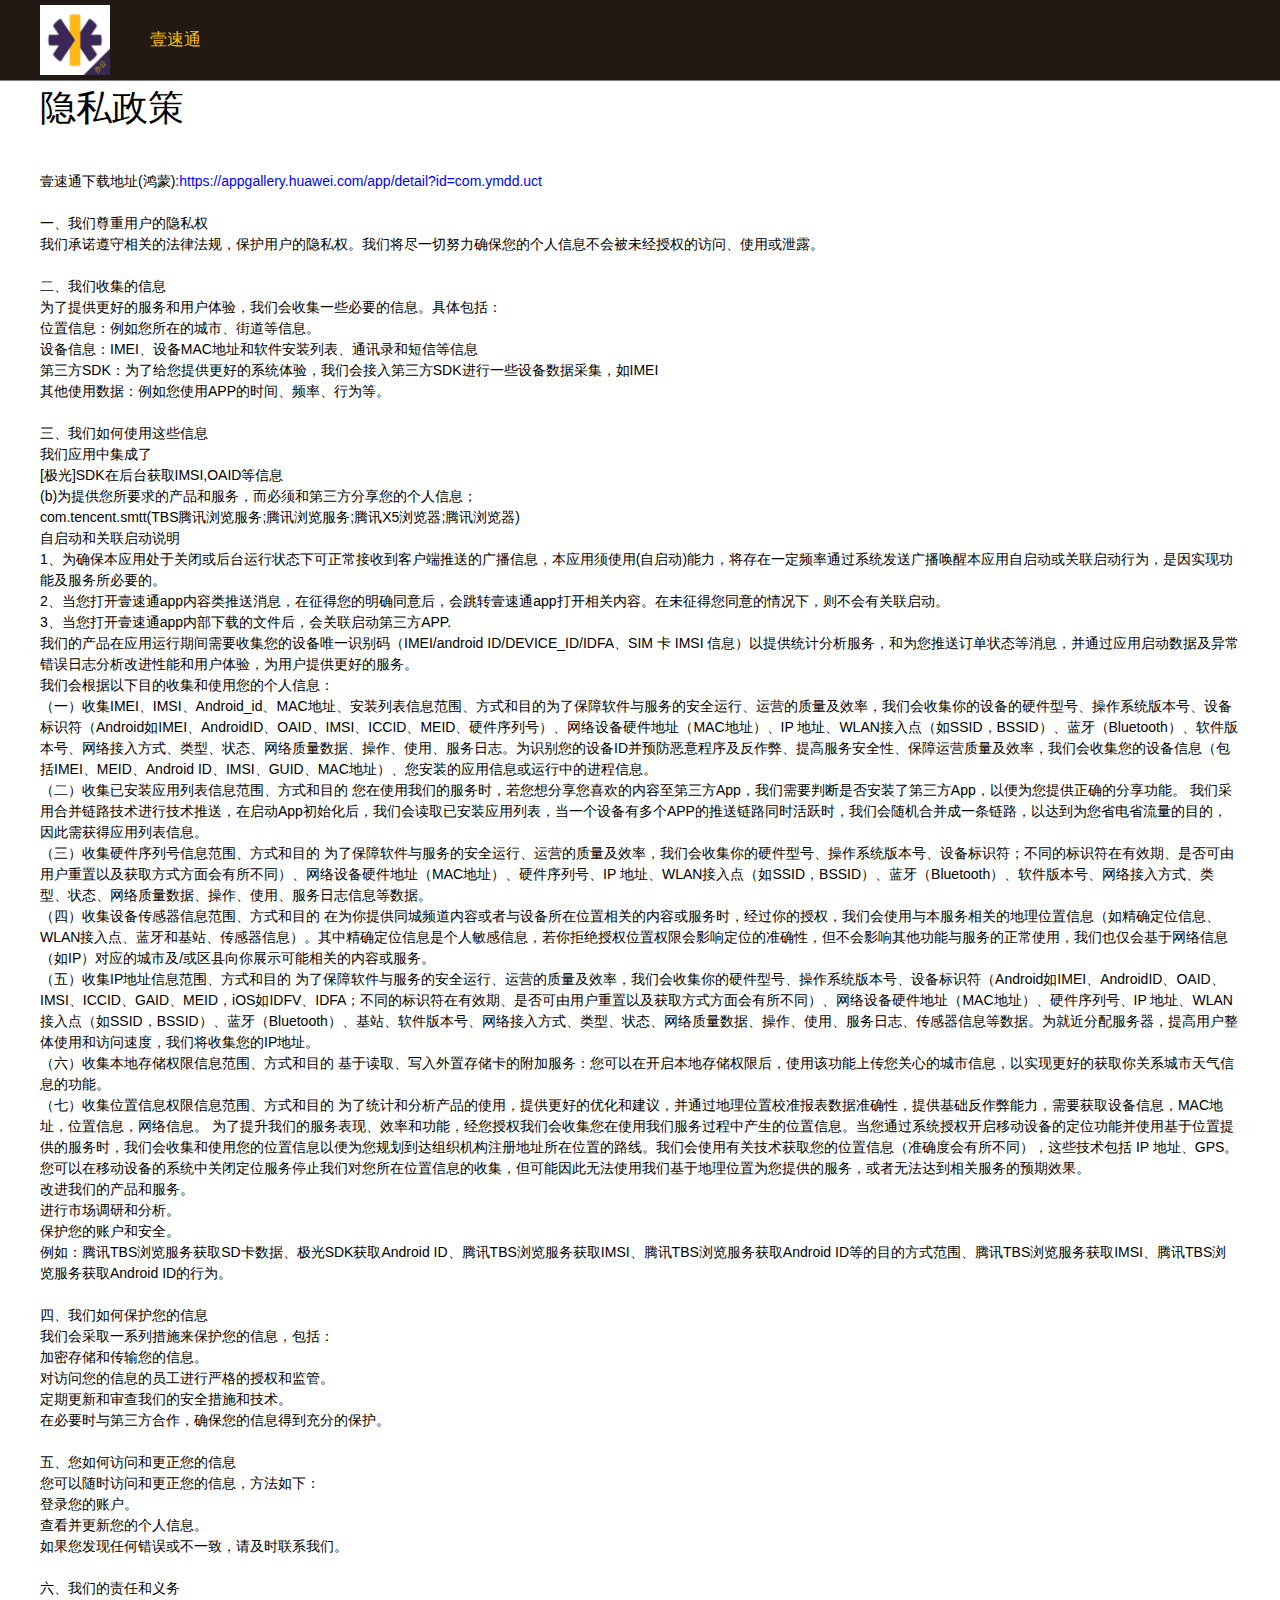
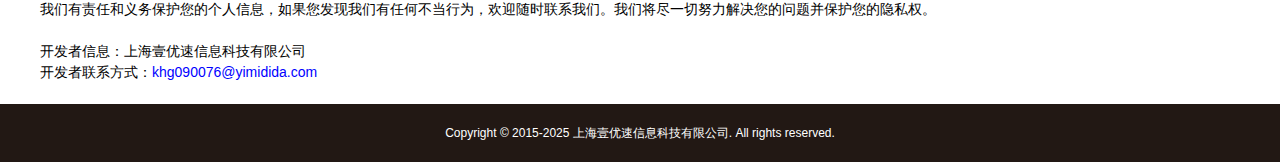
<file: index.html>
<!DOCTYPE html>
<html>
	<head>
		<meta charset="utf-8">
		<title></title>
		<script type="text/javascript" src="./res/layui/layui.js"></script>
		<link rel="stylesheet" type="text/css" href="./res/layui/css/layui.css">
		<link rel="stylesheet" type="text/css" href="./res/static/css/index.css">
	</head>

	<body>
		<!-- header -->
		<div class="header_box">
			<div class="header">
				<ul class="app-header">
					<li class="app-header-menuicon">
						<i class="layui-icon layui-icon-more-vertical"></i>
					</li>
				</ul>
				<input class="logo-image" type="image" src="res/layui/images/uct/ic_login_pop.png" />
				<h1 class="logo">壹速通</h1>
                
			</div>
		</div>
		<!-- end-header -->

		<!-- 中间数据 -->
		<div class="content">

			<div class="policy">
				<h1>隐私政策</h1>

				<br/>
				<br/>
				<p>
				壹速通下载地址(鸿蒙):<label style="color: #0000FF">https://appgallery.huawei.com/app/detail?id=com.ymdd.uct</label>
				</p>

				<p>
					<br/>一、我们尊重用户的隐私权<br/>
					我们承诺遵守相关的法律法规，保护用户的隐私权。我们将尽一切努力确保您的个人信息不会被未经授权的访问、使用或泄露。
				</p>

				<p>
					<br/>二、我们收集的信息<br/>
					为了提供更好的服务和用户体验，我们会收集一些必要的信息。具体包括：<br/>
					位置信息：例如您所在的城市、街道等信息。<br/>
					设备信息：IMEI、设备MAC地址和软件安装列表、通讯录和短信等信息<br/>
					第三方SDK：为了给您提供更好的系统体验，我们会接入第三方SDK进行一些设备数据采集，如IMEI<br/>
					其他使用数据：例如您使用APP的时间、频率、行为等。

				</p>

				<p>
					<br/>三、我们如何使用这些信息<br/>

					我们应用中集成了<br/>
					[极光]SDK在后台获取IMSI,OAID等信息<br/>
					(b)为提供您所要求的产品和服务，而必须和第三方分享您的个人信息；<br/>
					com.tencent.smtt(TBS腾讯浏览服务;腾讯浏览服务;腾讯X5浏览器;腾讯浏览器)<br/>

					自启动和关联启动说明<br/>
					1、为确保本应用处于关闭或后台运行状态下可正常接收到客户端推送的广播信息，本应用须使用(自启动)能力，将存在一定频率通过系统发送广播唤醒本应用自启动或关联启动行为，是因实现功能及服务所必要的。<br/>
					2、当您打开壹速通app内容类推送消息，在征得您的明确同意后，会跳转壹速通app打开相关内容。在未征得您同意的情况下，则不会有关联启动。<br/>
					3、当您打开壹速通app内部下载的文件后，会关联启动第三方APP.<br/>
					我们的产品在应用运行期间需要收集您的设备唯一识别码（IMEI/android ID/DEVICE_ID/IDFA、SIM 卡 IMSI 信息）以提供统计分析服务，和为您推送订单状态等消息，并通过应用启动数据及异常错误日志分析改进性能和用户体验，为用户提供更好的服务。<br/>


					我们会根据以下目的收集和使用您的个人信息：<br/>
					（一）收集IMEI、IMSI、Android_id、MAC地址、安装列表信息范围、方式和目的为了保障软件与服务的安全运行、运营的质量及效率，我们会收集你的设备的硬件型号、操作系统版本号、设备标识符（Android如IMEI、AndroidID、OAID、IMSI、ICCID、MEID、硬件序列号）、网络设备硬件地址（MAC地址）、IP 地址、WLAN接入点（如SSID，BSSID）、蓝牙（Bluetooth）、软件版本号、网络接入方式、类型、状态、网络质量数据、操作、使用、服务日志。为识别您的设备ID并预防恶意程序及反作弊、提高服务安全性、保障运营质量及效率，我们会收集您的设备信息（包括IMEI、MEID、Android ID、IMSI、GUID、MAC地址）、您安装的应用信息或运行中的进程信息。<br/>
					（二）收集已安装应用列表信息范围、方式和目的
					您在使用我们的服务时，若您想分享您喜欢的内容至第三方App，我们需要判断是否安装了第三方App，以便为您提供正确的分享功能。 我们采用合并链路技术进行技术推送，在启动App初始化后，我们会读取已安装应用列表，当一个设备有多个APP的推送链路同时活跃时，我们会随机合并成一条链路，以达到为您省电省流量的目的，因此需获得应用列表信息。<br/>
					（三）收集硬件序列号信息范围、方式和目的
					为了保障软件与服务的安全运行、运营的质量及效率，我们会收集你的硬件型号、操作系统版本号、设备标识符；不同的标识符在有效期、是否可由用户重置以及获取方式方面会有所不同）、网络设备硬件地址（MAC地址）、硬件序列号、IP 地址、WLAN接入点（如SSID，BSSID）、蓝牙（Bluetooth）、软件版本号、网络接入方式、类型、状态、网络质量数据、操作、使用、服务日志信息等数据。<br/>
					（四）收集设备传感器信息范围、方式和目的
					在为你提供同城频道内容或者与设备所在位置相关的内容或服务时，经过你的授权，我们会使用与本服务相关的地理位置信息（如精确定位信息、WLAN接入点、蓝牙和基站、传感器信息）。其中精确定位信息是个人敏感信息，若你拒绝授权位置权限会影响定位的准确性，但不会影响其他功能与服务的正常使用，我们也仅会基于网络信息（如IP）对应的城市及/或区县向你展示可能相关的内容或服务。<br/>
					（五）收集IP地址信息范围、方式和目的
					为了保障软件与服务的安全运行、运营的质量及效率，我们会收集你的硬件型号、操作系统版本号、设备标识符（Android如IMEI、AndroidID、OAID、IMSI、ICCID、GAID、MEID，iOS如IDFV、IDFA；不同的标识符在有效期、是否可由用户重置以及获取方式方面会有所不同）、网络设备硬件地址（MAC地址）、硬件序列号、IP 地址、WLAN接入点（如SSID，BSSID）、蓝牙（Bluetooth）、基站、软件版本号、网络接入方式、类型、状态、网络质量数据、操作、使用、服务日志、传感器信息等数据。为就近分配服务器，提高用户整体使用和访问速度，我们将收集您的IP地址。<br/>
					（六）收集本地存储权限信息范围、方式和目的
					基于读取、写入外置存储卡的附加服务：您可以在开启本地存储权限后，使用该功能上传您关心的城市信息，以实现更好的获取你关系城市天气信息的功能。<br/>
					（七）收集位置信息权限信息范围、方式和目的
					为了统计和分析产品的使用，提供更好的优化和建议，并通过地理位置校准报表数据准确性，提供基础反作弊能力，需要获取设备信息，MAC地址，位置信息，网络信息。
					为了提升我们的服务表现、效率和功能，经您授权我们会收集您在使用我们服务过程中产生的位置信息。当您通过系统授权开启移动设备的定位功能并使用基于位置提供的服务时，我们会收集和使用您的位置信息以便为您规划到达组织机构注册地址所在位置的路线。我们会使用有关技术获取您的位置信息（准确度会有所不同），这些技术包括 IP 地址、GPS。您可以在移动设备的系统中关闭定位服务停止我们对您所在位置信息的收集，但可能因此无法使用我们基于地理位置为您提供的服务，或者无法达到相关服务的预期效果。<br/>
					改进我们的产品和服务。<br/>
					进行市场调研和分析。<br/>
					保护您的账户和安全。<br/>
					例如：腾讯TBS浏览服务获取SD卡数据、极光SDK获取Android ID、腾讯TBS浏览服务获取IMSI、腾讯TBS浏览服务获取Android ID等的目的方式范围、腾讯TBS浏览服务获取IMSI、腾讯TBS浏览服务获取Android ID的行为。<br/>
				</p>

				<p>
					<br/>四、我们如何保护您的信息<br/>
					我们会采取一系列措施来保护您的信息，包括：<br/>
					加密存储和传输您的信息。<br/>
					对访问您的信息的员工进行严格的授权和监管。<br/>
					定期更新和审查我们的安全措施和技术。<br/>
					在必要时与第三方合作，确保您的信息得到充分的保护。<br/>
				</p>

				<p>
					<br/>五、您如何访问和更正您的信息<br/>
					您可以随时访问和更正您的信息，方法如下：<br/>
					登录您的账户。<br/>
					查看并更新您的个人信息。<br/>
					如果您发现任何错误或不一致，请及时联系我们。<br/>
				</p>

				<p>
					<br/>六、我们的责任和义务<br/>

					我们有责任和义务保护您的个人信息，如果您发现我们有任何不当行为，欢迎随时联系我们。我们将尽一切努力解决您的问题并保护您的隐私权。<br/>


				</p>

				<p>
					<br/>开发者信息：上海壹优速信息科技有限公司<br/>
					开发者联系方式：<label style="color: #0000FF">khg090076@yimidida.com</label>
					<br/>
					<br/>

				</p>

			</div>

			<div class="title">
				Copyright © 2015-2025 上海壹优速信息科技有限公司. All rights reserved.
			</div>

		</div>

		<script>
			layui.use('carousel', function() {
				var carousel = layui.carousel;
				//建造实例
				carousel.render({
					elem: '#test1',
					width: '100%' ,//设置容器宽度
					height: '500px',
					arrow: 'always' //始终显示箭头
					// ,anim: 'updown' //上下切换 ，左右切换
				});
			});
		</script>
	</body>



</html>
</file>
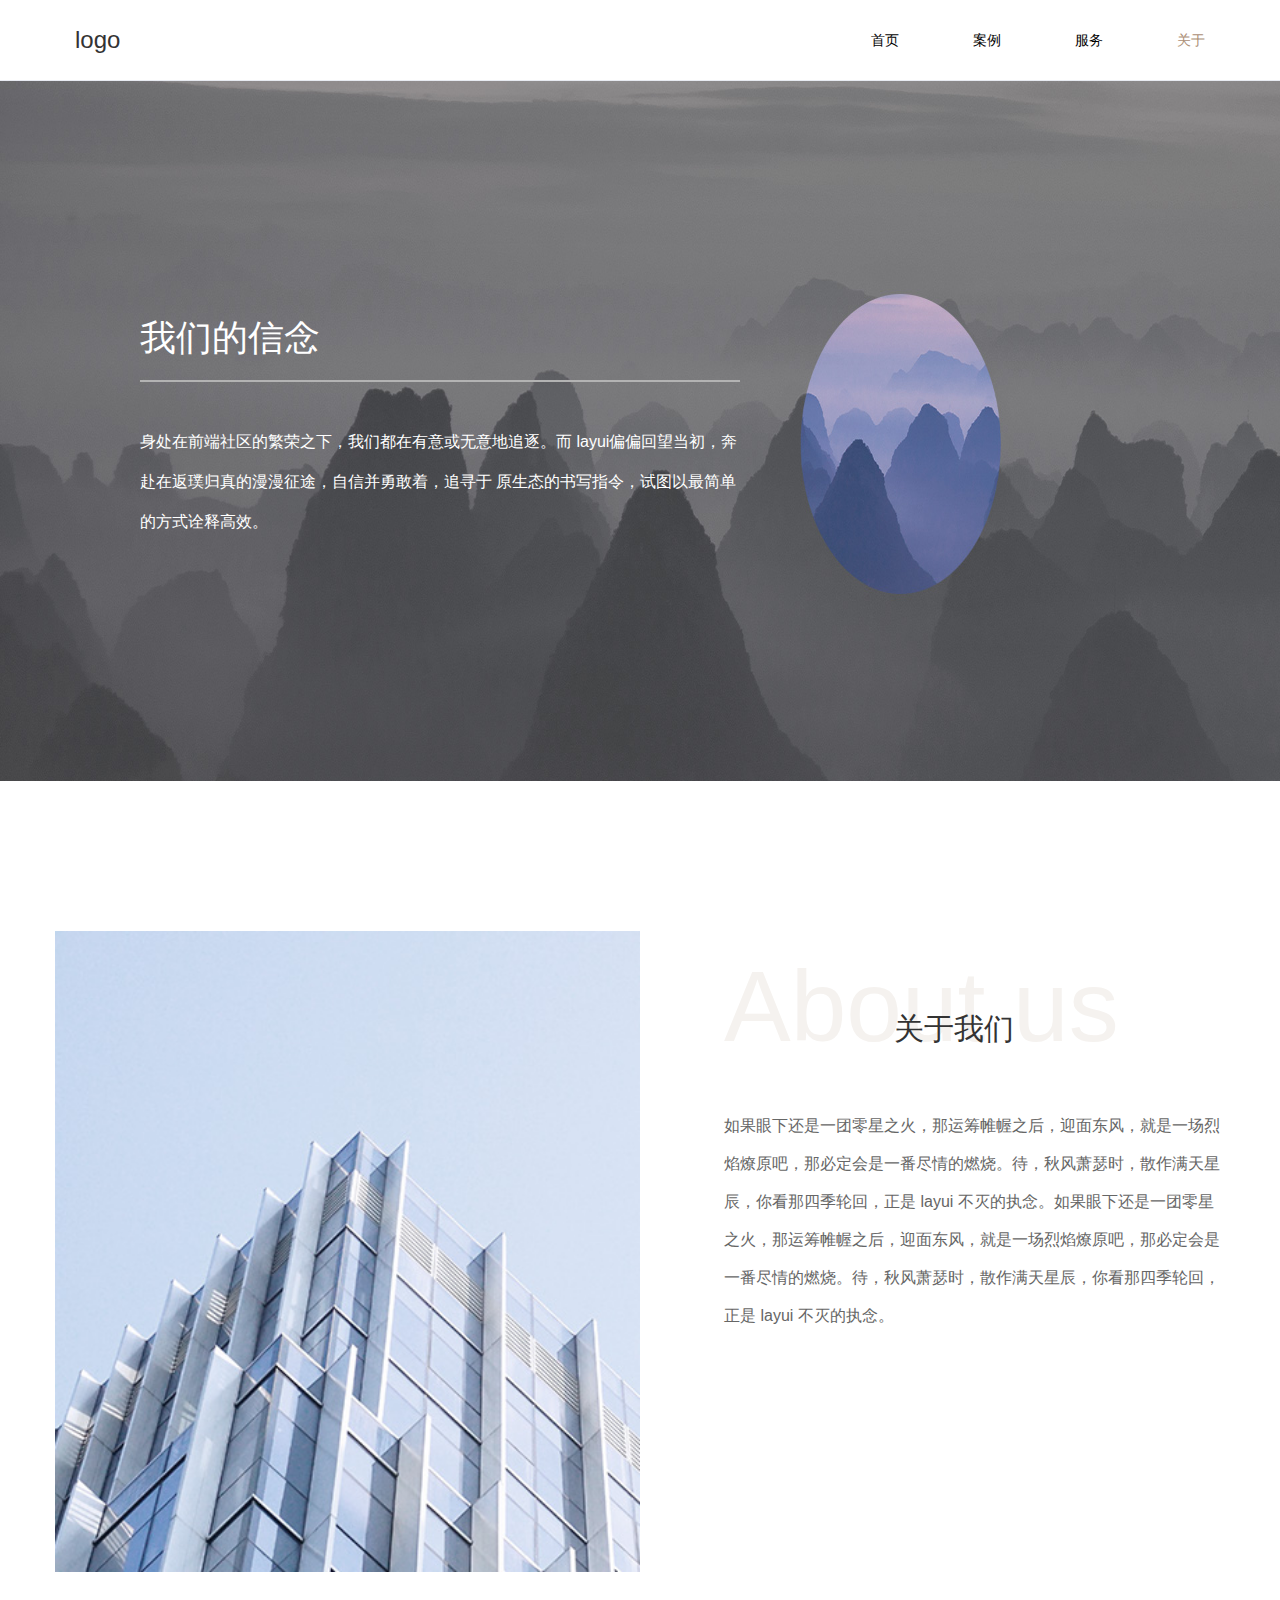
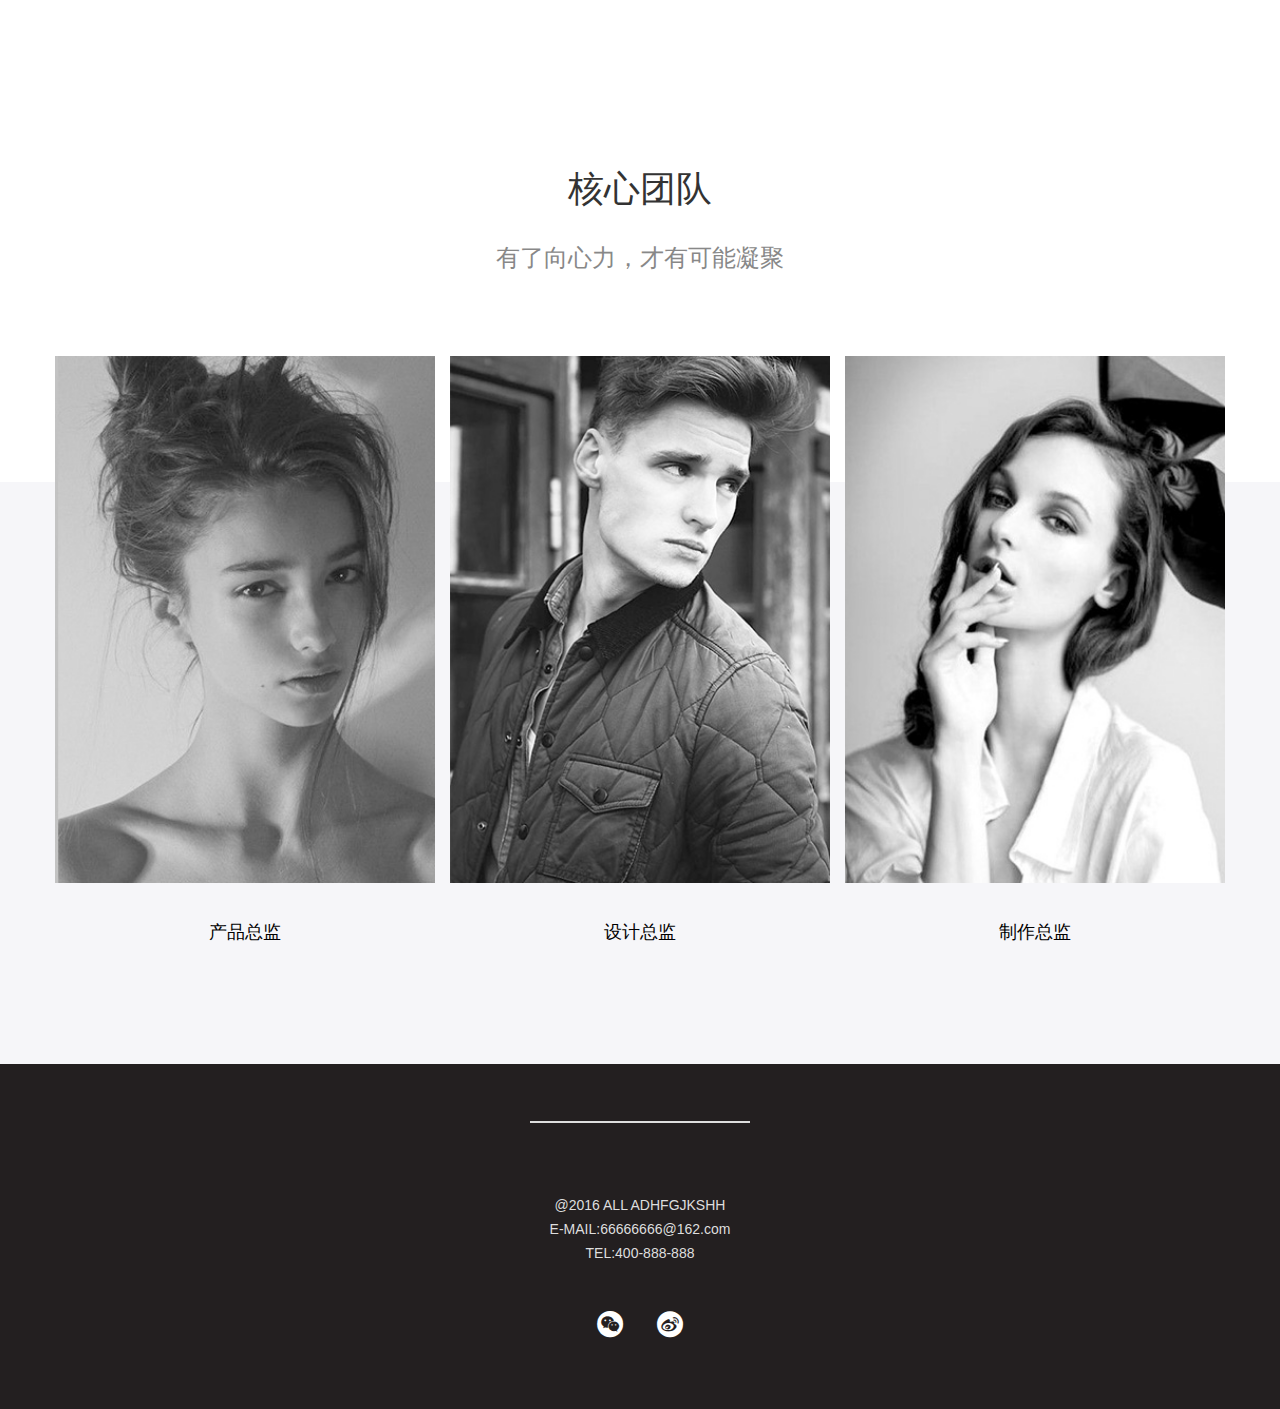
<file: about.html>
<!DOCTYPE html>
<html lang="en">
<head>
  <meta charset="UTF-8">
  <title>Document</title>
  <meta name="viewport" content="width=device-width, initial-scale=1.0, minimum-scale=1.0, maximum-scale=1.0, user-scalable=0">
  <meta http-equiv="X-UA-Compatible" content="IE=Edge,chrome=1">
  <script type="text/javascript" src="./res/layui/layui.js"></script>
  <link rel="stylesheet" type="text/css" href="./res/layui/css/layui.css">
  <link rel="stylesheet" type="text/css" href="./res/static/css/main.css">
  <!--加载meta IE兼容文件-->
<!--[if lt IE 9]>
<script src="https://oss.maxcdn.com/libs/html5shiv/3.7.0/html5shiv.js"></script>
<script src="https://oss.maxcdn.com/libs/respond.js/1.3.0/respond.min.js"></script>
<![endif]-->

</head>
<body>
  
  <!-- header -->
  <div class="header_box">
    <div class="header">  
      <ul class="app-header">
        <li class="app-header-menuicon">
           <i class="layui-icon layui-icon-more-vertical"></i>
        </li>
      </ul>
      <h1 class="logo">
        <a href="#">logo</a>
      </h1>
      <div class="nav"  style="visibility: visible">
        <a href="index.html">首页</a>
        <a href="case.html">案例</a>
        <a href="service.html">服务</a>
        <a href="about.html"  class="active">关于</a>
      </div>  
      <ul class="layui-nav header-down-nav">
        <li class="layui-nav-item"><a href="index.html">首页</a></li>
        <li class="layui-nav-item"><a href="case.html">案例</a></li>
        <li class="layui-nav-item"><a href="service.html">服务</a></li>
        <li class="layui-nav-item"><a href="about.html" class="active">关于</a></li>
      </ul>
    </div>
  </div>
  <!-- end-header -->


  <!-- about-content -->
  <div class="about-content">
    <div class="about-big-img">
      <div class="text_box">
        <div class="text">
          <h3>我们的信念</h3>
          <p>身处在前端社区的繁荣之下，我们都在有意或无意地追逐。而 layui偏偏回望当初，奔赴在返璞归真的漫漫征途，自信并勇敢着，追寻于 原生态的书写指令，试图以最简单的方式诠释高效。
        </div>
      </div>
    </div>
    <div class="about-info">
      <div class="img-texts">
        <div class="item">
          <div class="layui-fluid">
            <div class="layui-row">
              <div class="layui-col-xs12 layui-col-sm12 layui-col-md6 img-center">
                <img src="./res/static/images/gy_img1.jpg">
              </div>
              <div class="layui-col-xs12 layui-col-sm12 layui-col-md6">
                <div class="text">
                  <h5>About us</h5>
                  <h4>关于我们</h4>
                  <p>如果眼下还是一团零星之火，那运筹帷幄之后，迎面东风，就是一场烈焰燎原吧，那必定会是一番尽情的燃烧。待，秋风萧瑟时，散作满天星辰，你看那四季轮回，正是 layui 不灭的执念。如果眼下还是一团零星之火，那运筹帷幄之后，迎面东风，就是一场烈焰燎原吧，那必定会是一番尽情的燃烧。待，秋风萧瑟时，散作满天星辰，你看那四季轮回，正是 layui 不灭的执念。</p>
                </div>
              </div>
            </div>
          </div>
        </div>  
      </div>
      <div class="coreTeam_box">
        <div class="writebg"></div>
        <div class="coreTeam">
          <div class="layui-fluid">
            <h3>核心团队</h3>
            <h4>有了向心力，才有可能凝聚</h4>
            <div class="layui-row layui-col-space15">
              <div class="layui-col-xs12 layui-col-sm4 layui-col-md4">
                <div class="imgTxt">
                  <img src="./res/static/images/gy_img2.jpg" alt="">
                  <h6>产品总监</h6>
                </div>
              </div>
              <div class="layui-col-xs12 layui-col-sm4 layui-col-md4">
                <div class="imgTxt">
                  <img src="./res/static/images/gy_img3.jpg" alt="">
                  <h6>设计总监</h6>
                </div>
              </div>
              <div class="layui-col-xs12 layui-col-sm4 layui-col-md4">
                <div class="imgTxt">
                  <img src="./res/static/images/gy_img4.jpg" alt="">
                  <h6>制作总监</h6>
                </div>
              </div>
            </div>
          </div>
        </div>
      </div>

    </div>
  </div>
  <!-- about-content -->


  <!-- footer -->
  <div class="footer">
    <div class="line"></div>
    <p class="copyright">
      @2016  ALL  ADHFGJKSHH<br />
      E-MAIL:66666666@162.com<br />
      TEL:400-888-888
    </p>
    <div class="icon_box">
      <a href="#"><i class="layui-icon layui-icon-login-wechat weixin-icon"></i></a>
      <a href="#"><i class="layui-icon layui-icon-login-weibo weibo-icon"></i></a>
    </div>
  </div>
  <!-- end-footer -->

  <script type="text/javascript">
  layui.use('jquery',function(){
    var $ = layui.$;
    //建造实例
    $('.app-header-menuicon').on('click',function(){
      $('.header-down-nav').toggleClass('down-nav')
    })
  });
  </script>
</body>
</html>
</file>
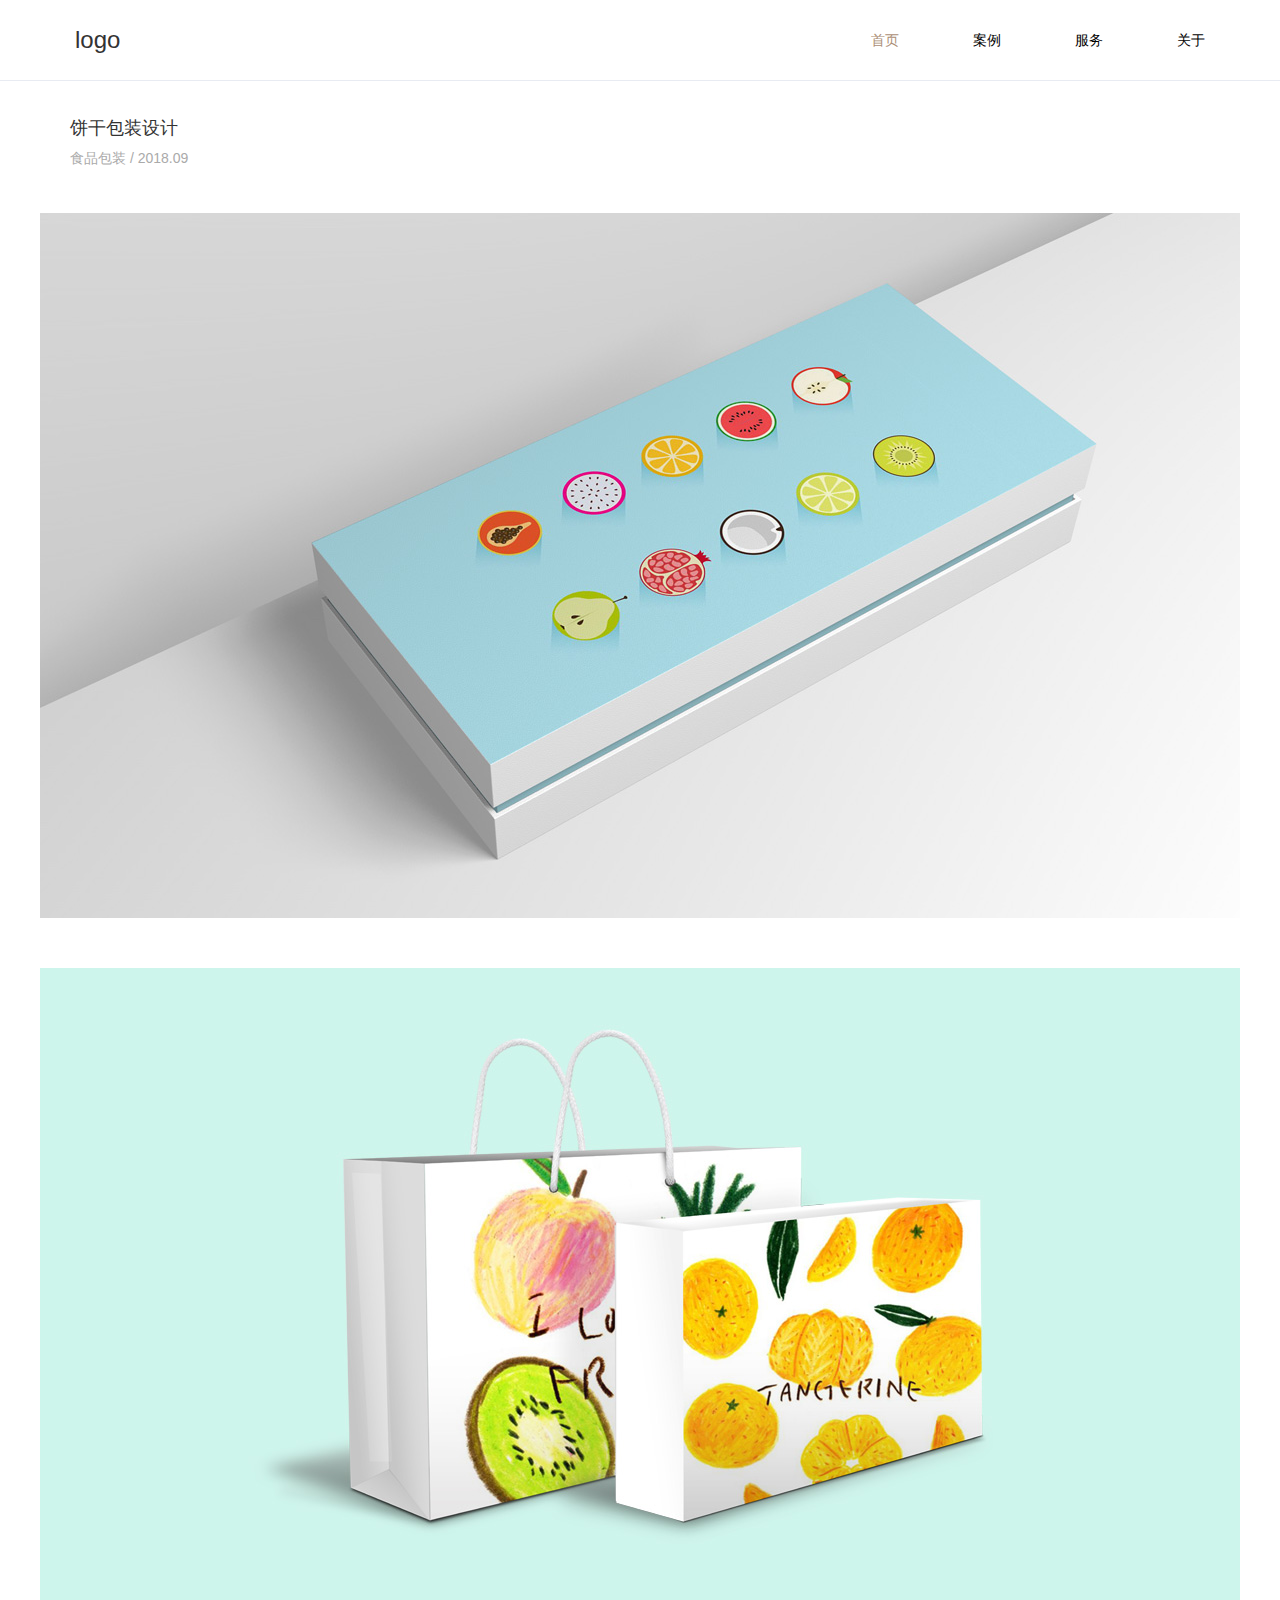
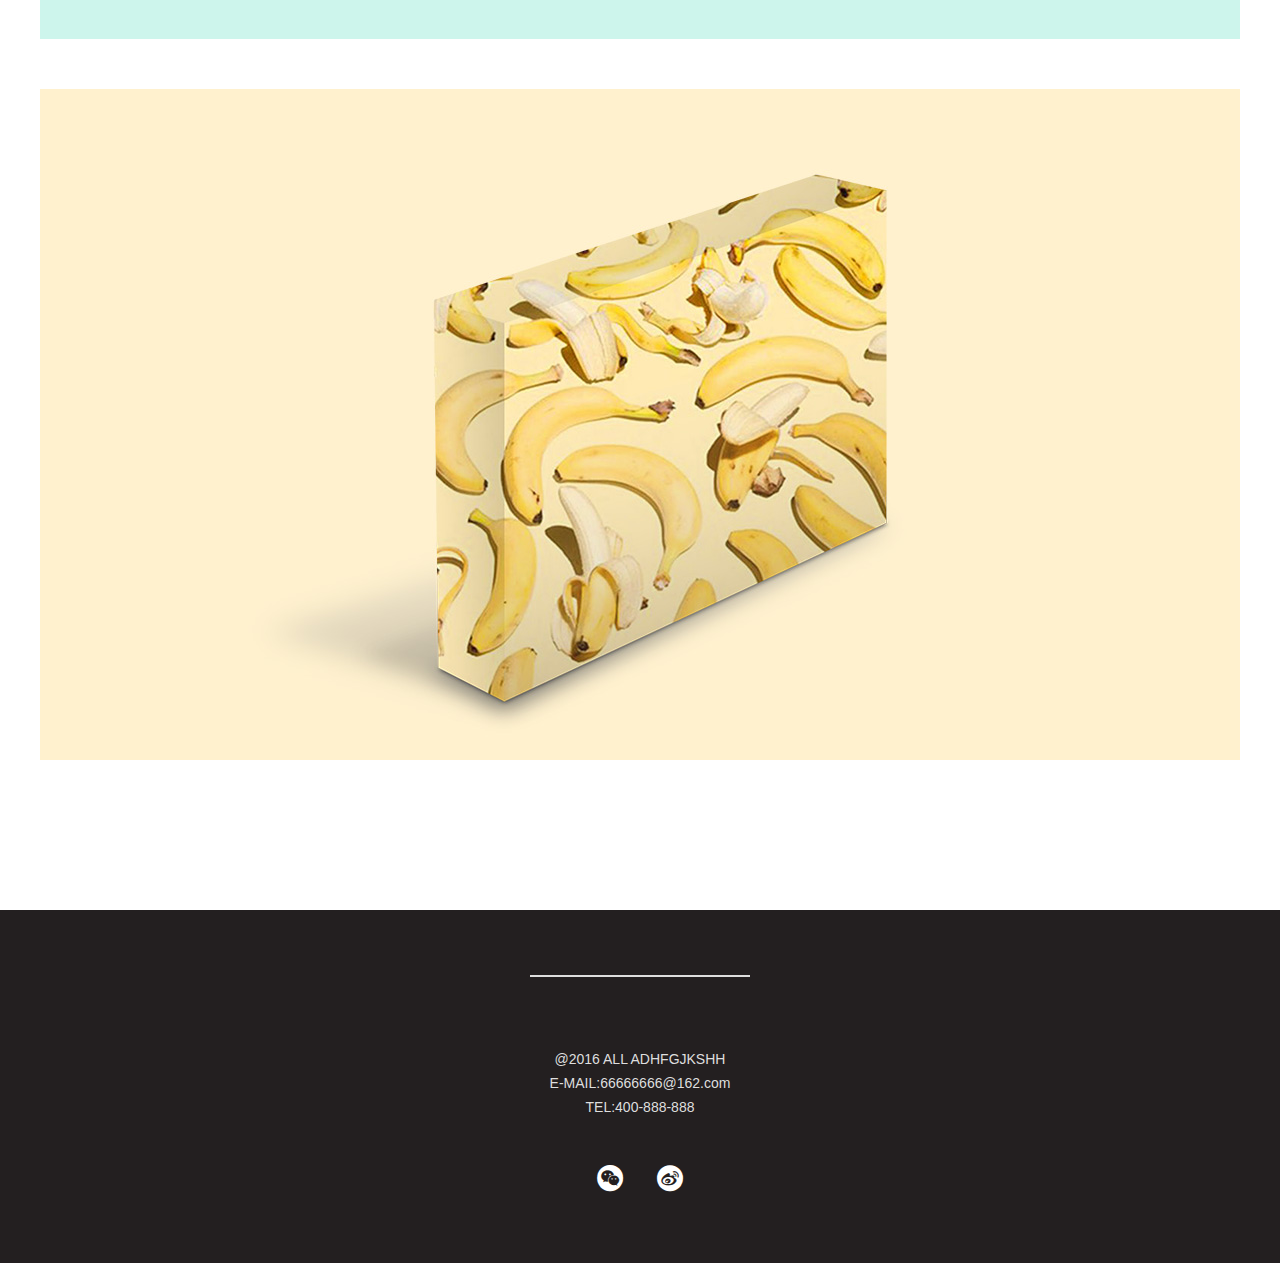
<file: details.html>
<!DOCTYPE html>
<html lang="en">
<head>
  <meta charset="UTF-8">
  <title>Document</title>
  <meta name="viewport" content="width=device-width, initial-scale=1.0, minimum-scale=1.0, maximum-scale=1.0, user-scalable=0">
  <meta http-equiv="X-UA-Compatible" content="IE=Edge,chrome=1">
  <script type="text/javascript" src="./res/layui/layui.js"></script>
  <link rel="stylesheet" type="text/css" href="./res/layui/css/layui.css">
  <link rel="stylesheet" type="text/css" href="./res/static/css/main.css">
  <!--加载meta IE兼容文件-->
<!--[if lt IE 9]>
<script src="https://oss.maxcdn.com/libs/html5shiv/3.7.0/html5shiv.js"></script>
<script src="https://oss.maxcdn.com/libs/respond.js/1.3.0/respond.min.js"></script>
<![endif]-->

</head>
<body>
  
  <!-- header -->
  <div class="header_box">
    <div class="header">  
      <ul class="app-header">
        <li class="app-header-menuicon">
           <i class="layui-icon layui-icon-more-vertical"></i>
        </li>
      </ul>
      <h1 class="logo">
        <a href="#">logo</a>
      </h1>
      <div class="nav"  style="visibility: visible">
        <a href="index.html" class="active">首页</a>
        <a href="case.html">案例</a>
        <a href="service.html">服务</a>
        <a href="about.html">关于</a>
      </div>  
      <ul class="layui-nav header-down-nav">
        <li class="layui-nav-item"><a href="index.html">首页</a></li>
        <li class="layui-nav-item"><a href="case.html">案例</a></li>
        <li class="layui-nav-item"><a href="service.html">服务</a></li>
        <li class="layui-nav-item"><a href="about.html"  class="active">关于</a></li>
      </ul>
    </div>
  </div>
  <!-- end-header -->


  <!-- details-content -->
  <div class="details-content">
    <div class="title">
        <h3>饼干包装设计</h3>
        <h4><span class="child-title">食品包装</span> / <span class="time">2018.09</span></h4>
    </div>
    <div class="img-box">
      <img src="./res/static/images/xq_img1.jpg">
      <img src="./res/static/images/xq_img2.jpg">
      <img src="./res/static/images/xq_img3.jpg">
    </div>
  </div>
  <!-- details-content -->


  <!-- footer -->
  <div class="footer">
    <div class="line"></div>
    <p class="copyright">
      @2016  ALL  ADHFGJKSHH<br />
      E-MAIL:66666666@162.com<br />
      TEL:400-888-888
    </p>
    <div class="icon_box">
      <a href="#"><i class="layui-icon layui-icon-login-wechat weixin-icon"></i></a>
      <a href="#"><i class="layui-icon layui-icon-login-weibo weibo-icon"></i></a>
    </div>
  </div>
  <!-- end-footer -->
  <script type="text/javascript">
  layui.use('jquery',function(){
    var $ = layui.$;
    //建造实例
    $('.app-header-menuicon').on('click',function(){
      $('.header-down-nav').toggleClass('down-nav')
    })
  });
  </script>
</body>
</html>
</file>
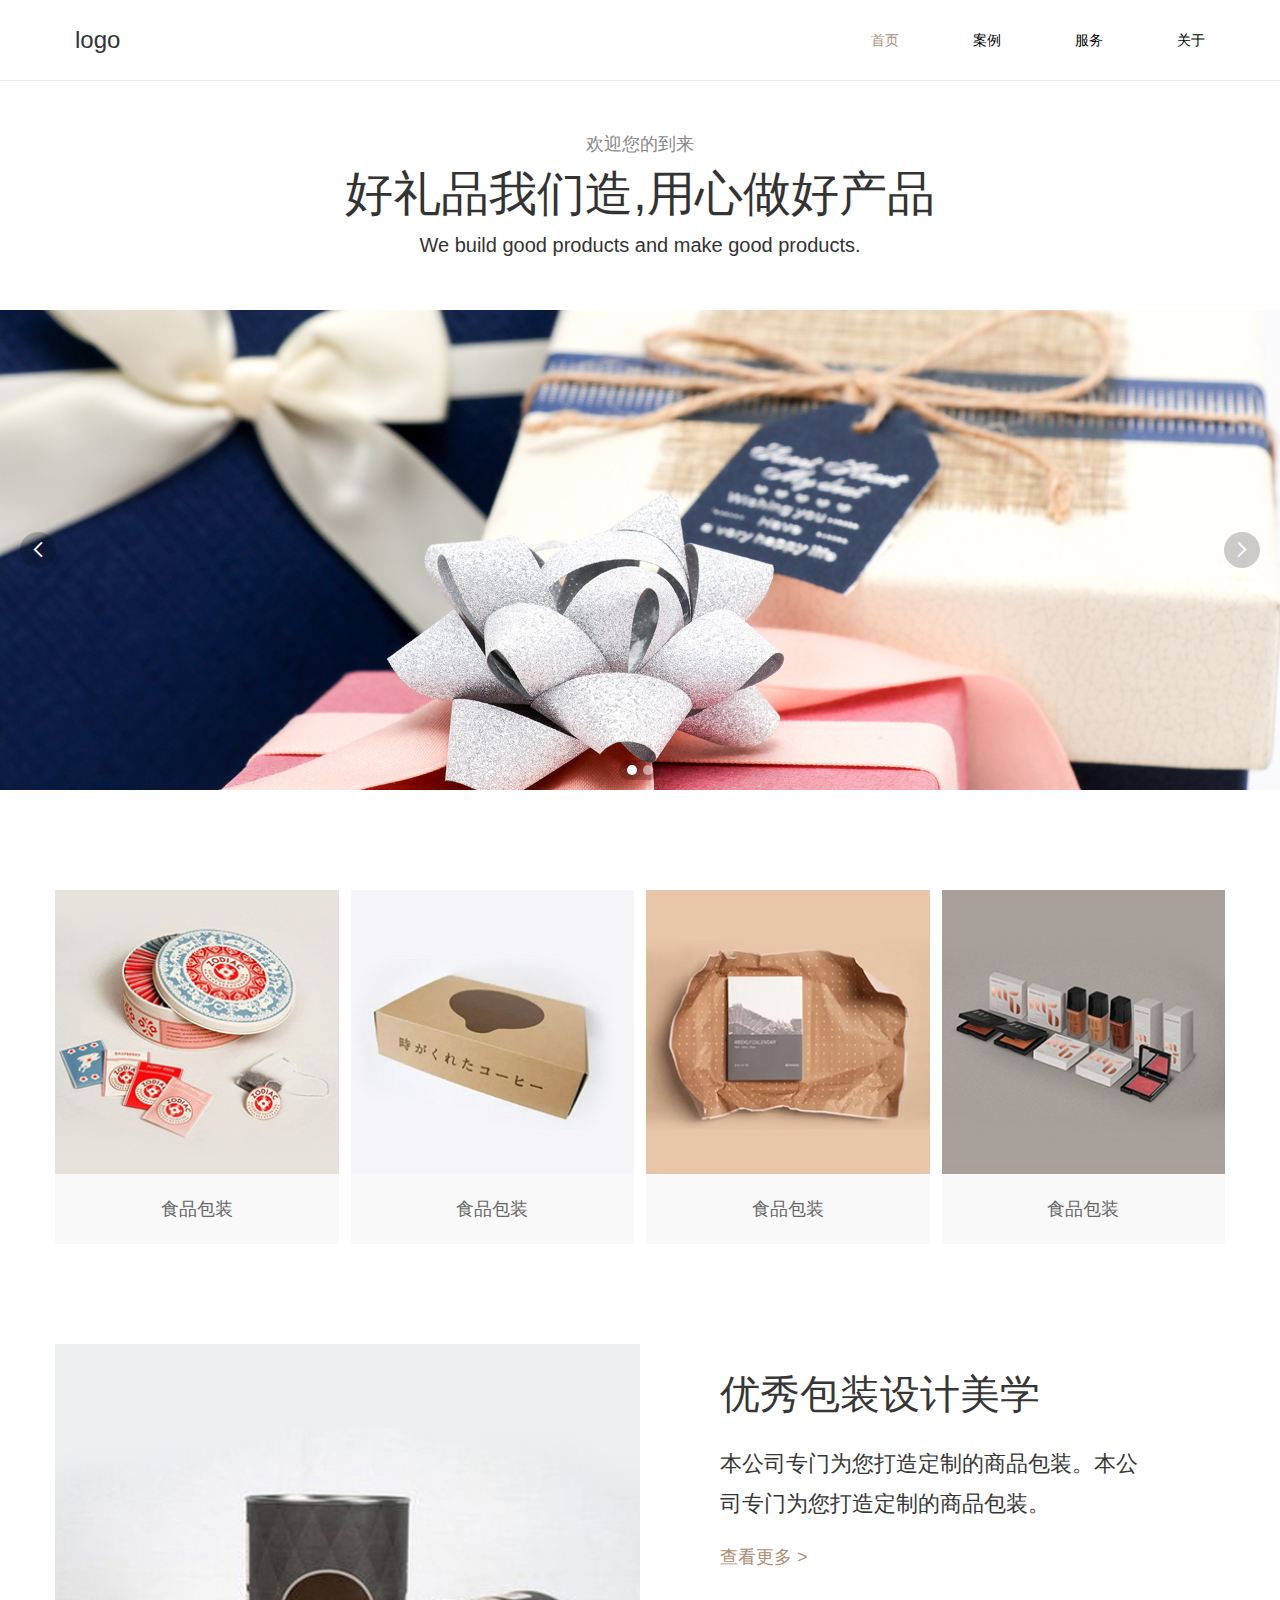
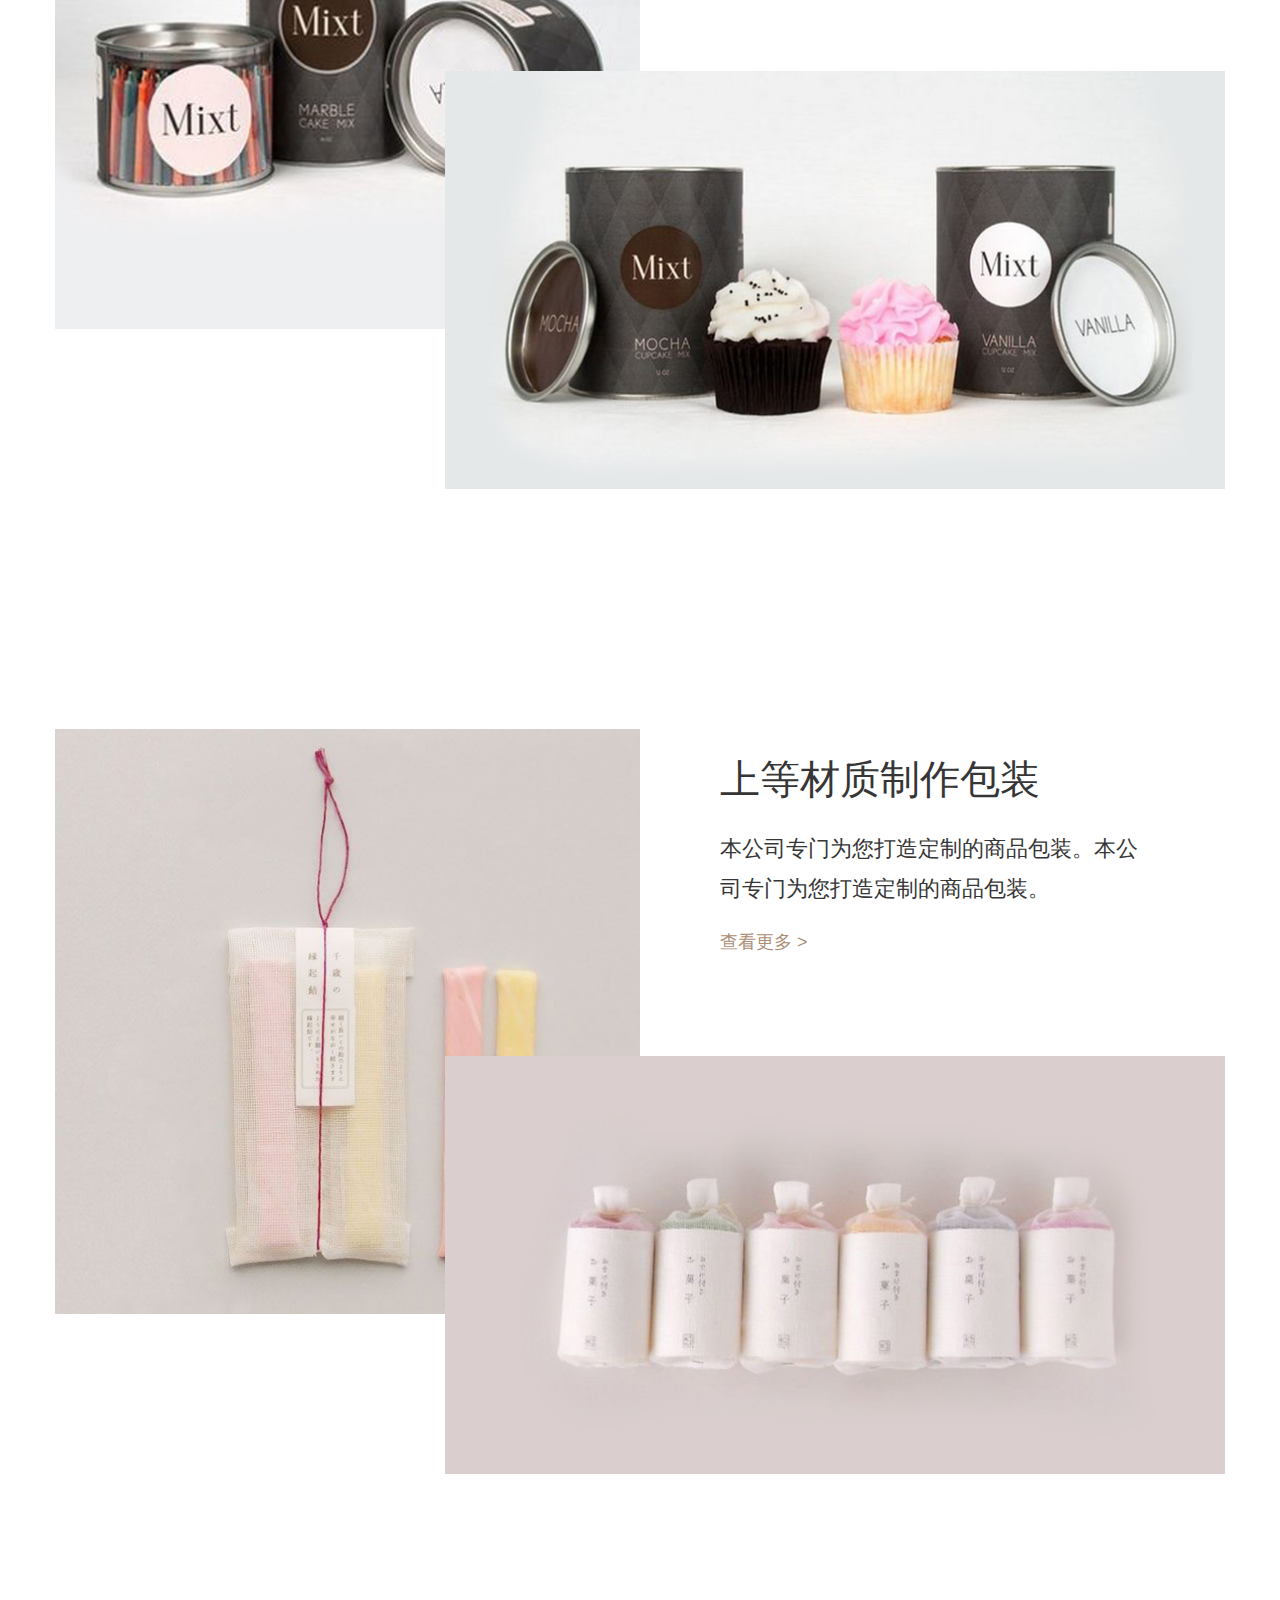
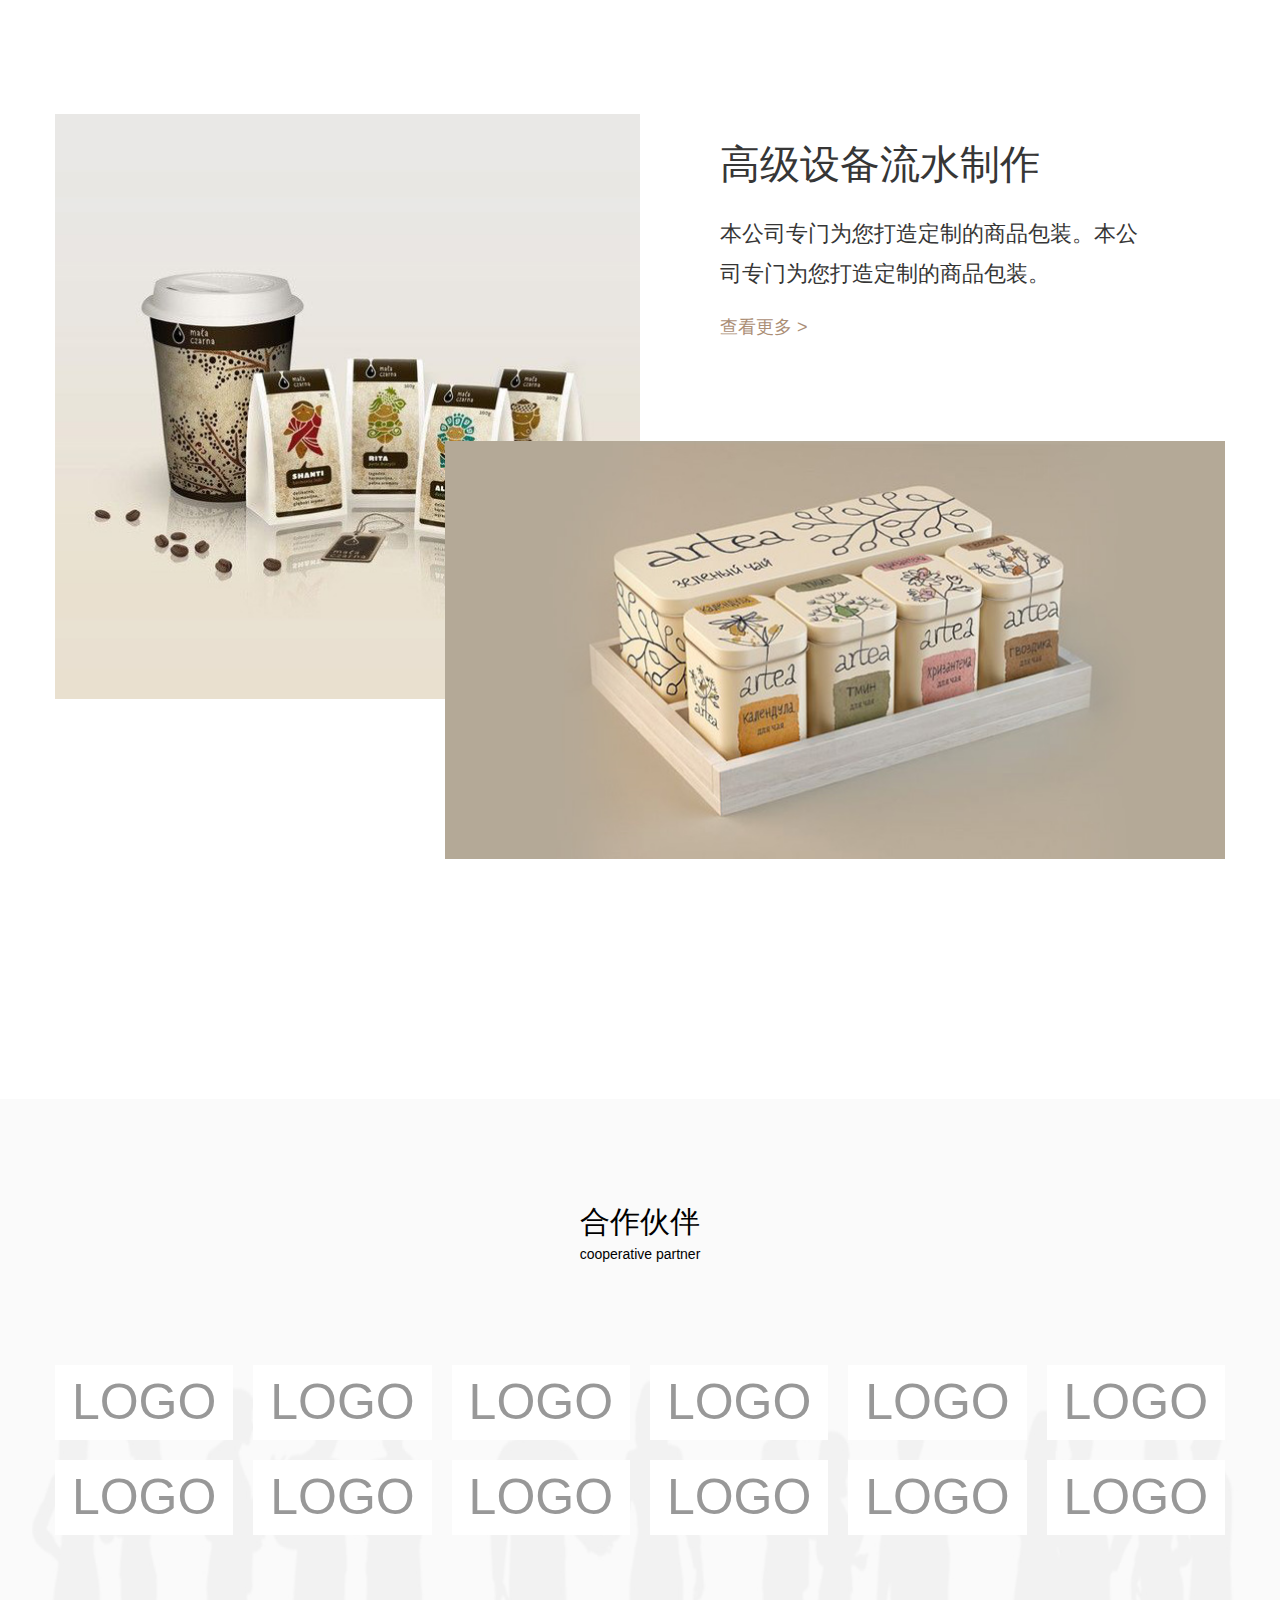
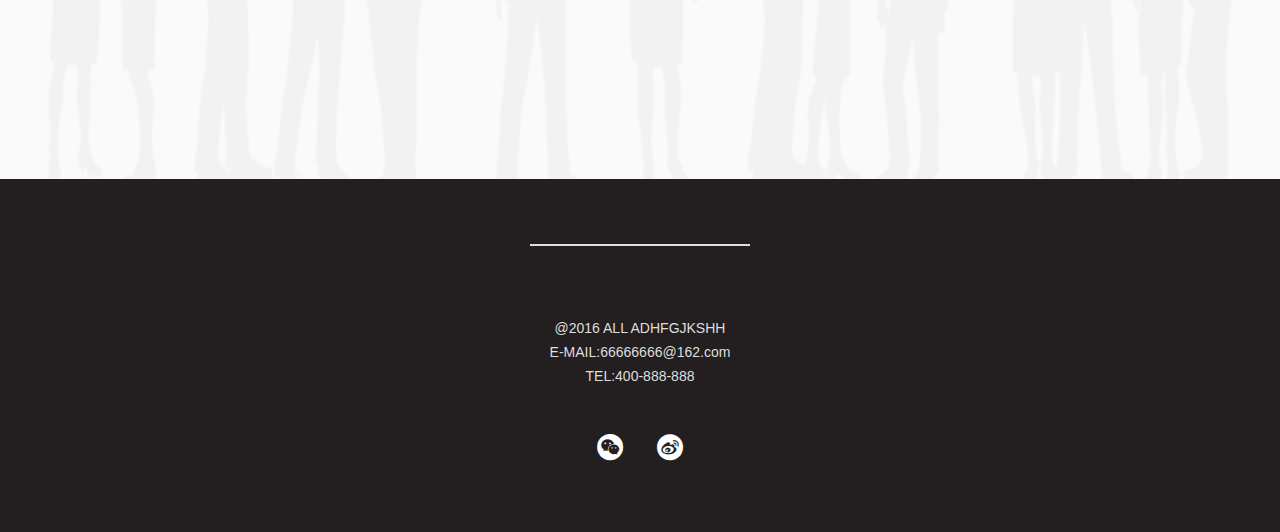
<file: index0.html>
<!DOCTYPE html>
<html lang="en">
<head>
  <meta charset="UTF-8">
  <title>Document</title>
  <meta name="viewport" content="width=device-width, initial-scale=1.0, minimum-scale=1.0, maximum-scale=1.0, user-scalable=0">
  <meta http-equiv="X-UA-Compatible" content="IE=Edge,chrome=1">
  <script type="text/javascript" src="./res/layui/layui.js"></script>
  <link rel="stylesheet" type="text/css" href="./res/layui/css/layui.css">
  <link rel="stylesheet" type="text/css" href="./res/static/css/main.css">

  <!--加载meta IE兼容文件-->
<!--[if lt IE 9]>
<script src="https://oss.maxcdn.com/libs/html5shiv/3.7.0/html5shiv.js"></script>
<script src="https://oss.maxcdn.com/libs/respond.js/1.3.0/respond.min.js"></script>
<![endif]-->
</head>
<body>
  
  <!-- header -->
  <div class="header_box">
    <div class="header">  
      <ul class="app-header">
        <li class="app-header-menuicon">
           <i class="layui-icon layui-icon-more-vertical"></i>
        </li>
      </ul>
      <h1 class="logo">
        <a href="#">logo</a>
      </h1>
      <div class="nav"  style="visibility: visible">
        <a href="index.html" class="active">首页</a>
        <a href="case.html">案例</a>
        <a href="service.html">服务</a>
        <a href="about.html">关于</a>
      </div> 
      <ul class="layui-nav header-down-nav">
        <li class="layui-nav-item"><a href="index.html" class="active">首页</a></li>
        <li class="layui-nav-item"><a href="case.html">案例</a></li>
        <li class="layui-nav-item"><a href="service.html">服务</a></li>
        <li class="layui-nav-item"><a href="about.html">关于</a></li>
      </ul> 
    </div>
  </div>
  <!-- end-header -->


  <!-- content -->
    <div class="content">
      <div class="title">
        <h5>欢迎您的到来</h5>
        <h3>好礼品我们造,用心做好产品</h3>
        <h4>We build good products and make good products.</h4>
      </div>
      <div class="layui-carousel imgbox"  id="test1">
        <div carousel-item  class="imgH">
          <div><img style="width: 100%" src="./res/static/images/sy_banner1.jpg"></div>
          <div><img style="width: 100%" src="./res/static/images/sy_banner1.jpg"></div>
        </div>
      </div>
      <div class="prod-show">
        <div class="layui-fluid">
          <div class="row layui-col-space12 layui-clear">
            <div class="layui-col-xs6 layui-col-sm6 layui-col-md3">
              <div class="img-txt">
                <img style="width: 100%;" src="./res/static/images/sy_img1.jpg" alt="">
                <h3>食品包装</h3>
              </div>
            </div>
            <div class="layui-col-xs6 layui-col-sm6 layui-col-md3">
              <div class="img-txt">
                <img style="width: 100%;" src="./res/static/images/sy_img2.jpg" alt="">
                <h3>食品包装</h3>
              </div>
            </div>
            <div class="layui-col-xs6 layui-col-sm6 layui-col-md3">
              <div class="img-txt">
                <img style="width: 100%;" src="./res/static/images/sy_img3.jpg" alt="">
                <h3>食品包装</h3>
              </div>
            </div>
            <div class="layui-col-xs6 layui-col-sm6 layui-col-md3">
              <div class="img-txt">
                <img style="width: 100%;" src="./res/static/images/sy_img4.jpg" alt="">
                <h3>食品包装</h3>
              </div>
            </div>
          </div>
        </div>
      </div>
      <div class="prod-descr">
        <div class="layui-fluid">
          <div class="layui-row">
            <div class="item layui-clear">
              <div class="layui-col-xs12 layui-col-sm6 layui-col-md6">
                <img src="./res/static/images/sy_img5.jpg" class="left-img">
              </div>
              <div class="layui-col-xs12 layui-col-sm6 layui-col-md6">
                <div class="text">
                  <h3>优秀包装设计美学</h3>
                  <p>本公司专门为您打造定制的商品包装。本公司专门为您打造定制的商品包装。</p>
                  <a href="details.html">查看更多 ></a>
                </div>
              </div>
              <div class="layui-col-xs12 layui-col-sm12 layui-col-md8 bot-img-box">
                <div class="bot-img">
                  <img src="./res/static/images/sy_img6.jpg">
                </div>
              </div>
            </div>
          </div>
          <div class="layui-row">
            <div class="item layui-clear">
              <div class="layui-col-xs12 layui-col-sm6 layui-col-md6">
                <img src="./res/static/images/sy_img7.jpg" class="left-img">
              </div>
              <div class="layui-col-xs12 layui-col-sm6 layui-col-md6">
                <div class="text">
                  <h3>上等材质制作包装</h3>
                  <p>本公司专门为您打造定制的商品包装。本公司专门为您打造定制的商品包装。</p>
                  <a href="details.html">查看更多 ></a>
                </div>
              </div>
              <div class="layui-col-xs12 layui-col-sm12 layui-col-md8 bot-img-box">
                <div class="bot-img">
                  <img src="./res/static/images/sy_img8.jpg">
                </div>
              </div>
            </div>
          </div>
          <div class="layui-row">
            <div class="item layui-clear">
              <div class="layui-col-xs12 layui-col-sm6 layui-col-md6">
                <img src="./res/static/images/sy_img9.jpg" class="left-img">
              </div>
              <div class="layui-col-xs12 layui-col-sm6 layui-col-md6">
                <div class="text">
                  <h3>高级设备流水制作</h3>
                  <p>本公司专门为您打造定制的商品包装。本公司专门为您打造定制的商品包装。</p>
                  <a href="details.html">查看更多 ></a>
                </div>
              </div>
              <div class="layui-col-xs12 layui-col-sm12 layui-col-md8 bot-img-box">
                <div class="bot-img">
                  <img src="./res/static/images/sy_img610.jpg">
                </div>
              </div>
            </div>
          </div>
        </div>
      </div>
      <div class="Partner">
        <div class="title">
          <h3>合作伙伴</h3>
          <h4>cooperative partner</h4>
        </div>
        <div class="cont-box">
          <div class="layui-fluid">
            <div class="row layui-col-space20">
              <div class="layui-col-xs6 layui-col-sm6 layui-col-md2">
                <h2>LOGO</h2>
              </div>
              <div class="layui-col-xs6 layui-col-sm6 layui-col-md2">
                <h2>LOGO</h2>
              </div>
              <div class="layui-col-xs6 layui-col-sm6 layui-col-md2">
                <h2>LOGO</h2>
              </div>
              <div class="layui-col-xs6 layui-col-sm6 layui-col-md2">
                <h2>LOGO</h2>
              </div>
              <div class="layui-col-xs6 layui-col-sm6 layui-col-md2">
                <h2>LOGO</h2>
              </div>
              <div class="layui-col-xs6 layui-col-sm6 layui-col-md2">
                <h2>LOGO</h2>
              </div>
              <div class="layui-col-xs6 layui-col-sm6 layui-col-md2">
                <h2>LOGO</h2>
              </div>
              <div class="layui-col-xs6 layui-col-sm6 layui-col-md2">
                <h2>LOGO</h2>
              </div>
              <div class="layui-col-xs6 layui-col-sm6 layui-col-md2">
                <h2>LOGO</h2>
              </div>
              <div class="layui-col-xs6 layui-col-sm6 layui-col-md2">
                <h2>LOGO</h2>
              </div>
              <div class="layui-col-xs6 layui-col-sm6 layui-col-md2">
                <h2>LOGO</h2>
              </div>
              <div class="layui-col-xs6 layui-col-sm6 layui-col-md2">
                <h2>LOGO</h2>
              </div>
            </div>
          </div>
        </div>
      </div>
    </div>
  
  <!-- end-content -->

  

  <!-- footer -->
  <div class="footer">
    <div class="line"></div>
    <p class="copyright">
      @2016  ALL  ADHFGJKSHH<br />
      E-MAIL:66666666@162.com<br />
      TEL:400-888-888
    </p>
    <div class="icon_box">
      <a href="#"><i class="layui-icon layui-icon-login-wechat weixin-icon"></i></a>
      <a href="#"><i class="layui-icon layui-icon-login-weibo weibo-icon"></i></a>
    </div>
  </div>
  <!-- end-footer -->
  <script>
  layui.use(['carousel','jquery','element'],function(){
    var carousel = layui.carousel,$ = layui.$;
    //建造实例
    carousel.render({
      elem: '#test1'
      ,width: '100%' //设置容器宽度
      ,arrow: 'always'
      ,height:'auto'
      //,anim: 'updown' //切换动画方式
    });
    $('.app-header-menuicon').on('click',function(){
      $('.header-down-nav').toggleClass('down-nav')
    })
    var imgH = $('.imgbox div.layui-this').outerHeight();
    $('.imgH').css('height',imgH+'px')
    window.onresize = function () {
      var imgH = $('.imgbox div.layui-this').outerHeight();
      $('.imgH').css('height',imgH+'px')
    };

  });
  </script>
</body>
</html>
</file>
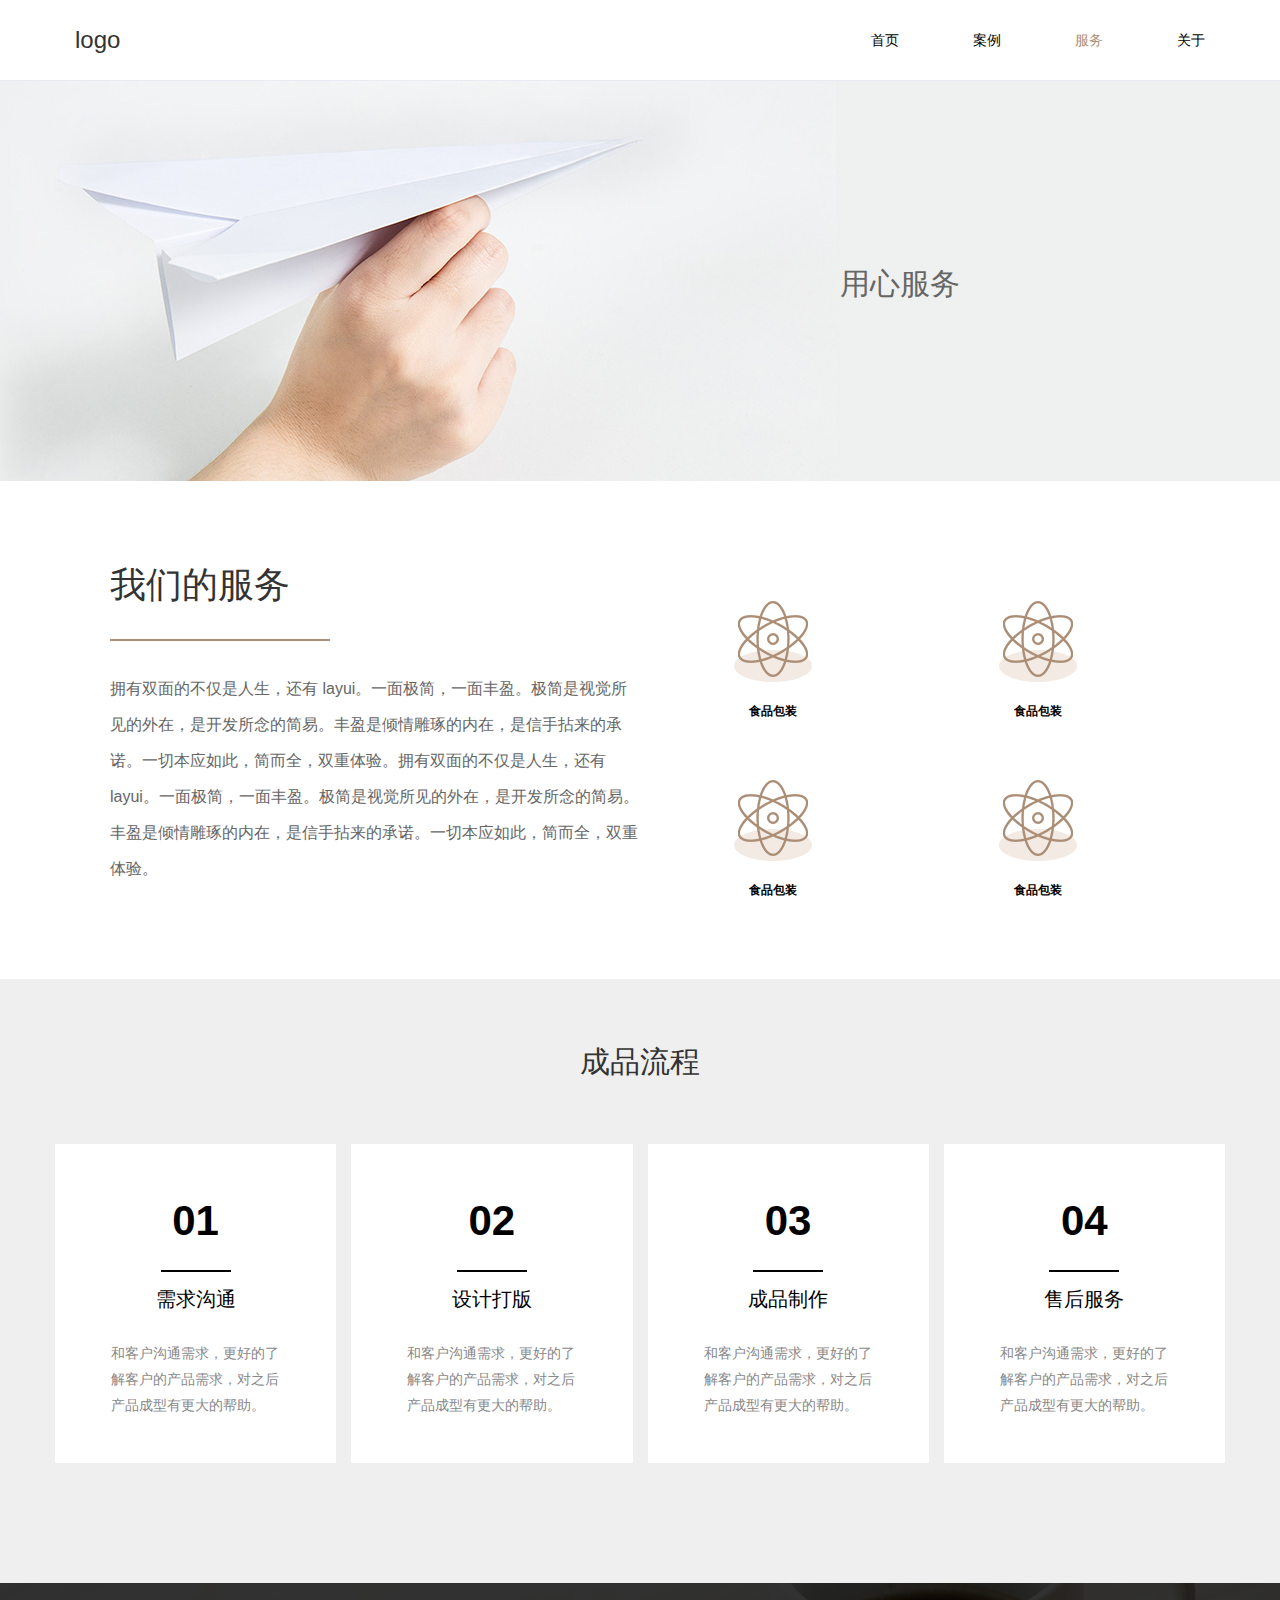
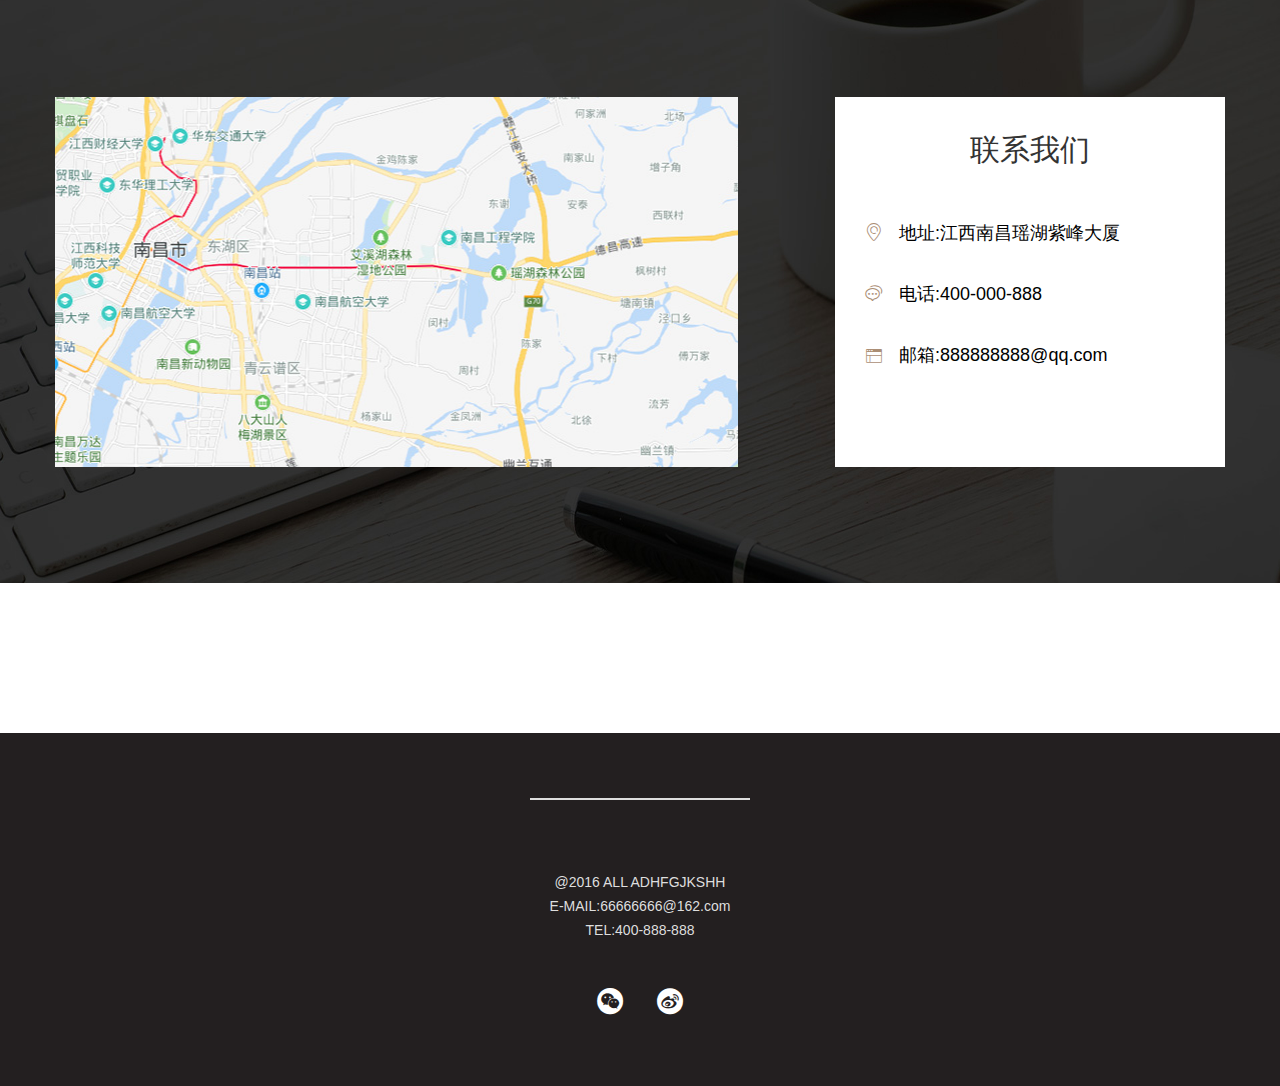
<file: service.html>
<!DOCTYPE html>
<html lang="en">
<head>
  <meta charset="UTF-8">
  <title>Document</title>
  <meta name="viewport" content="width=device-width, initial-scale=1.0, minimum-scale=1.0, maximum-scale=1.0, user-scalable=0">
  <meta http-equiv="X-UA-Compatible" content="IE=Edge,chrome=1">
  <script type="text/javascript" src="./res/layui/layui.js"></script>
  <link rel="stylesheet" type="text/css" href="./res/layui/css/layui.css">
  <link rel="stylesheet" type="text/css" href="./res/static/css/main.css">
  <!--加载meta IE兼容文件-->
<!--[if lt IE 9]>
<script src="https://oss.maxcdn.com/libs/html5shiv/3.7.0/html5shiv.js"></script>
<script src="https://oss.maxcdn.com/libs/respond.js/1.3.0/respond.min.js"></script>
<![endif]-->

</head>
<body>
  
  <!-- header -->
  <div class="header_box">
    <div class="header">  
      <ul class="app-header">
        <li class="app-header-menuicon">
           <i class="layui-icon layui-icon-more-vertical"></i>
        </li>
      </ul>
      <h1 class="logo">
        <a href="#">logo</a>
      </h1>
      <div class="nav"  style="visibility: visible">
        <a href="index.html">首页</a>
        <a href="case.html">案例</a>
        <a href="service.html" class="active">服务</a>
        <a href="about.html">关于</a>
      </div>  
      <ul class="layui-nav header-down-nav">
        <li class="layui-nav-item"><a href="index.html">首页</a></li>
        <li class="layui-nav-item"><a href="case.html">案例</a></li>
        <li class="layui-nav-item"><a href="service.html" class="active">服务</a></li>
        <li class="layui-nav-item"><a href="about.html">关于</a></li>
      </ul>
    </div>
  </div>
  <!-- end-header -->


  <!-- service-content -->
  <div class="service-content">

    <div class="service-big-img">
      <div class="service-img-text">
        <h3>用心服务</h3>
      </div>
    </div>

    <div class="content-introduction">
      <div class="layui-fluid">
        <div class="layui-row">
          <div class="layui-col-xs12 layui-col-sm12 layui-col-md6">
            <div class="text">
              <h2>我们的服务</h2>
              <div class="line"></div>
              <p>拥有双面的不仅是人生，还有 layui。一面极简，一面丰盈。极简是视觉所见的外在，是开发所念的简易。丰盈是倾情雕琢的内在，是信手拈来的承诺。一切本应如此，简而全，双重体验。拥有双面的不仅是人生，还有 layui。一面极简，一面丰盈。极简是视觉所见的外在，是开发所念的简易。丰盈是倾情雕琢的内在，是信手拈来的承诺。一切本应如此，简而全，双重体验。</p>
            </div>
          </div>
          <div class="layui-col-xs12 layui-col-sm12 layui-col-md6">
            <div class="img-text-box layui-clear">
              <div class="layui-row">
                <div class="layui-col-xs6 layui-col-sm3 layui-col-md6">
                  <div class="item">
                    <img src="./res/static/images/fw_icon1.png" alt="">
                    <h5>食品包装</h5>
                  </div>
                </div>
                <div class="layui-col-xs6 layui-col-sm3 layui-col-md6">
                  <div class="item">
                    <img src="./res/static/images/fw_icon1.png" alt="">
                    <h5>食品包装</h5>
                  </div>
                </div>
                <div class="layui-col-xs6 layui-col-sm3 layui-col-md6">
                  <div class="item">
                    <img src="./res/static/images/fw_icon1.png" alt="">
                    <h5>食品包装</h5>
                  </div>
                </div>
                <div class="layui-col-xs6 layui-col-sm3 layui-col-md6">
                  <div class="item">
                    <img src="./res/static/images/fw_icon1.png" alt="">
                    <h5>食品包装</h5>
                  </div>
                </div>
              </div>
            </div>
          </div>
        </div>
      </div> 
    </div>

    <div class="service-process-box">
      <div class="service-process">
        <div class="layui-fluid">    
            <h3 class="title">成品流程</h3>
            <div class="process-centent">
              <div class="layui-row layui-col-space15">
                <div class="layui-col-xs12 layui-col-sm6 layui-col-md3">
                    <div class="item">
                      <h4>01</h4>
                      <h5>需求沟通</h5>
                      <p>和客户沟通需求，更好的了解客户的产品需求，对之后产品成型有更大的帮助。</p>
                    </div>
                </div> 
                <div class="layui-col-xs12 layui-col-sm6 layui-col-md3">
                    <div class="item">
                      <h4>02</h4>
                      <h5>设计打版</h5>
                      <p>和客户沟通需求，更好的了解客户的产品需求，对之后产品成型有更大的帮助。</p>
                    </div>
                </div>
                <div class="layui-col-xs12 layui-col-sm6 layui-col-md3">
                    <div class="item">
                      <h4>03</h4>
                      <h5>成品制作</h5>
                      <p>和客户沟通需求，更好的了解客户的产品需求，对之后产品成型有更大的帮助。</p>
                    </div>
                </div>
                <div class="layui-col-xs12 layui-col-sm6 layui-col-md3">
                    <div class="item">
                      <h4>04</h4>
                      <h5>售后服务</h5>
                      <p>和客户沟通需求，更好的了解客户的产品需求，对之后产品成型有更大的帮助。</p>
                    </div>
                </div>
              </div>
            </div>  
        </div>
      </div>
    </div>

    <div class="service-contact">
      <div class="service-contact-box">
        <div class="layui-fluid">
          <div class="layui-row">
            <div class="layui-col-xs12 layui-col-sm6 layui-col-md7">
              <div class="map-img">
              </div>
            </div>
             <div class="layui-col-xs12 layui-col-sm5  layui-col-md4 fr">
                <div class="cantact-info">
                  <h3>联系我们</h3>
                  <div class="item">
                    <p><i class="layui-icon layui-icon-location"></i>地址:<span>江西南昌瑶湖紫峰大厦</span></p>
                    <p><i class="layui-icon layui-icon-dialogue"></i>电话:<span>400-000-888</span></p>
                    <p><i class="layui-icon layui-icon-layouts"></i>邮箱:<span>888888888@qq.com</span></p>
                  </div>
                </div>
                
            </div >
          </div>
        </div>
      </div>
    </div>
  </div>
  <!-- service-content -->


  <!-- footer -->
  <div class="footer">
    <div class="line"></div>
    <p class="copyright">
      @2016  ALL  ADHFGJKSHH<br />
      E-MAIL:66666666@162.com<br />
      TEL:400-888-888
    </p>
    <div class="icon_box">
      <a href="#"><i class="layui-icon layui-icon-login-wechat weixin-icon"></i></a>
      <a href="#"><i class="layui-icon layui-icon-login-weibo weibo-icon"></i></a>
    </div>
  </div>
  <!-- end-footer -->
  <script type="text/javascript">
  layui.use('jquery',function(){
    var $ = layui.$;
    //建造实例
    $('.app-header-menuicon').on('click',function(){
      $('.header-down-nav').toggleClass('down-nav')
    })
  });
  </script>
</body>
</html>
</file>
<file: res/layui/css/layui.css>
/** layui-v2.4.5 MIT License By https://www.layui.com */
 .layui-inline,img{display:inline-block;vertical-align:middle}h1,h2,h3,h4,h5,h6{font-weight:400}.layui-edge,.layui-header,.layui-inline,.layui-main{position:relative}.layui-elip,.layui-form-checkbox span,.layui-form-pane .layui-form-label{text-overflow:ellipsis;white-space:nowrap}.layui-btn,.layui-edge,.layui-inline,img{vertical-align:middle}.layui-btn,.layui-disabled,.layui-icon,.layui-unselect{-webkit-user-select:none;-ms-user-select:none;-moz-user-select:none}blockquote,body,button,dd,div,dl,dt,form,h1,h2,h3,h4,h5,h6,input,li,ol,p,pre,td,textarea,th,ul{margin:0;padding:0;-webkit-tap-highlight-color:rgba(0,0,0,0)}a:active,a:hover{outline:0}img{border:none}li{list-style:none}table{border-collapse:collapse;border-spacing:0}h4,h5,h6{font-size:100%}button,input,optgroup,option,select,textarea{font-family:inherit;font-size:inherit;font-style:inherit;font-weight:inherit;outline:0}pre{white-space:pre-wrap;white-space:-moz-pre-wrap;white-space:-pre-wrap;white-space:-o-pre-wrap;word-wrap:break-word}body{line-height:24px;font:14px Helvetica Neue,Helvetica,PingFang SC,Tahoma,Arial,sans-serif}hr{height:1px;margin:10px 0;border:0;clear:both}a{color:#333;text-decoration:none}a:hover{color:#777}a cite{font-style:normal;*cursor:pointer}.layui-border-box,.layui-border-box *{box-sizing:border-box}.layui-box,.layui-box *{box-sizing:content-box}.layui-clear{clear:both;*zoom:1}.layui-clear:after{content:'\20';clear:both;*zoom:1;display:block;height:0}.layui-inline{*display:inline;*zoom:1}.layui-edge{display:inline-block;width:0;height:0;border-width:6px;border-style:dashed;border-color:transparent;overflow:hidden}.layui-edge-top{top:-4px;border-bottom-color:#999;border-bottom-style:solid}.layui-edge-right{border-left-color:#999;border-left-style:solid}.layui-edge-bottom{top:2px;border-top-color:#999;border-top-style:solid}.layui-edge-left{border-right-color:#999;border-right-style:solid}.layui-elip{overflow:hidden}.layui-disabled,.layui-disabled:hover{color:#d2d2d2!important;cursor:not-allowed!important}.layui-circle{border-radius:100%}.layui-show{display:block!important}.layui-hide{display:none!important}@font-face{font-family:layui-icon;src:url(../font/iconfont.eot?v=240);src:url(../font/iconfont.eot?v=240#iefix) format('embedded-opentype'),url(../font/iconfont.svg?v=240#iconfont) format('svg'),url(../font/iconfont.woff?v=240) format('woff'),url(../font/iconfont.ttf?v=240) format('truetype')}.layui-icon{font-family:layui-icon!important;font-size:16px;font-style:normal;-webkit-font-smoothing:antialiased;-moz-osx-font-smoothing:grayscale}.layui-icon-reply-fill:before{content:"\e611"}.layui-icon-set-fill:before{content:"\e614"}.layui-icon-menu-fill:before{content:"\e60f"}.layui-icon-search:before{content:"\e615"}.layui-icon-share:before{content:"\e641"}.layui-icon-set-sm:before{content:"\e620"}.layui-icon-engine:before{content:"\e628"}.layui-icon-close:before{content:"\1006"}.layui-icon-close-fill:before{content:"\1007"}.layui-icon-chart-screen:before{content:"\e629"}.layui-icon-star:before{content:"\e600"}.layui-icon-circle-dot:before{content:"\e617"}.layui-icon-chat:before{content:"\e606"}.layui-icon-release:before{content:"\e609"}.layui-icon-list:before{content:"\e60a"}.layui-icon-chart:before{content:"\e62c"}.layui-icon-ok-circle:before{content:"\1005"}.layui-icon-layim-theme:before{content:"\e61b"}.layui-icon-table:before{content:"\e62d"}.layui-icon-right:before{content:"\e602"}.layui-icon-left:before{content:"\e603"}.layui-icon-cart-simple:before{content:"\e698"}.layui-icon-face-cry:before{content:"\e69c"}.layui-icon-face-smile:before{content:"\e6af"}.layui-icon-survey:before{content:"\e6b2"}.layui-icon-tree:before{content:"\e62e"}.layui-icon-upload-circle:before{content:"\e62f"}.layui-icon-add-circle:before{content:"\e61f"}.layui-icon-download-circle:before{content:"\e601"}.layui-icon-templeate-1:before{content:"\e630"}.layui-icon-util:before{content:"\e631"}.layui-icon-face-surprised:before{content:"\e664"}.layui-icon-edit:before{content:"\e642"}.layui-icon-speaker:before{content:"\e645"}.layui-icon-down:before{content:"\e61a"}.layui-icon-file:before{content:"\e621"}.layui-icon-layouts:before{content:"\e632"}.layui-icon-rate-half:before{content:"\e6c9"}.layui-icon-add-circle-fine:before{content:"\e608"}.layui-icon-prev-circle:before{content:"\e633"}.layui-icon-read:before{content:"\e705"}.layui-icon-404:before{content:"\e61c"}.layui-icon-carousel:before{content:"\e634"}.layui-icon-help:before{content:"\e607"}.layui-icon-code-circle:before{content:"\e635"}.layui-icon-water:before{content:"\e636"}.layui-icon-username:before{content:"\e66f"}.layui-icon-find-fill:before{content:"\e670"}.layui-icon-about:before{content:"\e60b"}.layui-icon-location:before{content:"\e715"}.layui-icon-up:before{content:"\e619"}.layui-icon-pause:before{content:"\e651"}.layui-icon-date:before{content:"\e637"}.layui-icon-layim-uploadfile:before{content:"\e61d"}.layui-icon-delete:before{content:"\e640"}.layui-icon-play:before{content:"\e652"}.layui-icon-top:before{content:"\e604"}.layui-icon-friends:before{content:"\e612"}.layui-icon-refresh-3:before{content:"\e9aa"}.layui-icon-ok:before{content:"\e605"}.layui-icon-layer:before{content:"\e638"}.layui-icon-face-smile-fine:before{content:"\e60c"}.layui-icon-dollar:before{content:"\e659"}.layui-icon-group:before{content:"\e613"}.layui-icon-layim-download:before{content:"\e61e"}.layui-icon-picture-fine:before{content:"\e60d"}.layui-icon-link:before{content:"\e64c"}.layui-icon-diamond:before{content:"\e735"}.layui-icon-log:before{content:"\e60e"}.layui-icon-rate-solid:before{content:"\e67a"}.layui-icon-fonts-del:before{content:"\e64f"}.layui-icon-unlink:before{content:"\e64d"}.layui-icon-fonts-clear:before{content:"\e639"}.layui-icon-triangle-r:before{content:"\e623"}.layui-icon-circle:before{content:"\e63f"}.layui-icon-radio:before{content:"\e643"}.layui-icon-align-center:before{content:"\e647"}.layui-icon-align-right:before{content:"\e648"}.layui-icon-align-left:before{content:"\e649"}.layui-icon-loading-1:before{content:"\e63e"}.layui-icon-return:before{content:"\e65c"}.layui-icon-fonts-strong:before{content:"\e62b"}.layui-icon-upload:before{content:"\e67c"}.layui-icon-dialogue:before{content:"\e63a"}.layui-icon-video:before{content:"\e6ed"}.layui-icon-headset:before{content:"\e6fc"}.layui-icon-cellphone-fine:before{content:"\e63b"}.layui-icon-add-1:before{content:"\e654"}.layui-icon-face-smile-b:before{content:"\e650"}.layui-icon-fonts-html:before{content:"\e64b"}.layui-icon-form:before{content:"\e63c"}.layui-icon-cart:before{content:"\e657"}.layui-icon-camera-fill:before{content:"\e65d"}.layui-icon-tabs:before{content:"\e62a"}.layui-icon-fonts-code:before{content:"\e64e"}.layui-icon-fire:before{content:"\e756"}.layui-icon-set:before{content:"\e716"}.layui-icon-fonts-u:before{content:"\e646"}.layui-icon-triangle-d:before{content:"\e625"}.layui-icon-tips:before{content:"\e702"}.layui-icon-picture:before{content:"\e64a"}.layui-icon-more-vertical:before{content:"\e671"}.layui-icon-flag:before{content:"\e66c"}.layui-icon-loading:before{content:"\e63d"}.layui-icon-fonts-i:before{content:"\e644"}.layui-icon-refresh-1:before{content:"\e666"}.layui-icon-rmb:before{content:"\e65e"}.layui-icon-home:before{content:"\e68e"}.layui-icon-user:before{content:"\e770"}.layui-icon-notice:before{content:"\e667"}.layui-icon-login-weibo:before{content:"\e675"}.layui-icon-voice:before{content:"\e688"}.layui-icon-upload-drag:before{content:"\e681"}.layui-icon-login-qq:before{content:"\e676"}.layui-icon-snowflake:before{content:"\e6b1"}.layui-icon-file-b:before{content:"\e655"}.layui-icon-template:before{content:"\e663"}.layui-icon-auz:before{content:"\e672"}.layui-icon-console:before{content:"\e665"}.layui-icon-app:before{content:"\e653"}.layui-icon-prev:before{content:"\e65a"}.layui-icon-website:before{content:"\e7ae"}.layui-icon-next:before{content:"\e65b"}.layui-icon-component:before{content:"\e857"}.layui-icon-more:before{content:"\e65f"}.layui-icon-login-wechat:before{content:"\e677"}.layui-icon-shrink-right:before{content:"\e668"}.layui-icon-spread-left:before{content:"\e66b"}.layui-icon-camera:before{content:"\e660"}.layui-icon-note:before{content:"\e66e"}.layui-icon-refresh:before{content:"\e669"}.layui-icon-female:before{content:"\e661"}.layui-icon-male:before{content:"\e662"}.layui-icon-password:before{content:"\e673"}.layui-icon-senior:before{content:"\e674"}.layui-icon-theme:before{content:"\e66a"}.layui-icon-tread:before{content:"\e6c5"}.layui-icon-praise:before{content:"\e6c6"}.layui-icon-star-fill:before{content:"\e658"}.layui-icon-rate:before{content:"\e67b"}.layui-icon-template-1:before{content:"\e656"}.layui-icon-vercode:before{content:"\e679"}.layui-icon-cellphone:before{content:"\e678"}.layui-icon-screen-full:before{content:"\e622"}.layui-icon-screen-restore:before{content:"\e758"}.layui-icon-cols:before{content:"\e610"}.layui-icon-export:before{content:"\e67d"}.layui-icon-print:before{content:"\e66d"}.layui-icon-slider:before{content:"\e714"}.layui-main{width:1140px;margin:0 auto}.layui-header{z-index:1000;height:60px}.layui-header a:hover{transition:all .5s;-webkit-transition:all .5s}.layui-side{position:fixed;left:0;top:0;bottom:0;z-index:999;width:200px;overflow-x:hidden}.layui-side-scroll{position:relative;width:220px;height:100%;overflow-x:hidden}.layui-body{position:absolute;left:200px;right:0;top:0;bottom:0;z-index:998;width:auto;overflow:hidden;overflow-y:auto;box-sizing:border-box}.layui-layout-body{overflow:hidden}.layui-layout-admin .layui-header{background-color:#23262E}.layui-layout-admin .layui-side{top:60px;width:200px;overflow-x:hidden}.layui-layout-admin .layui-body{top:60px;bottom:44px}.layui-layout-admin .layui-main{width:auto;margin:0 15px}.layui-layout-admin .layui-footer{position:fixed;left:200px;right:0;bottom:0;height:44px;line-height:44px;padding:0 15px;background-color:#eee}.layui-layout-admin .layui-logo{position:absolute;left:0;top:0;width:200px;height:100%;line-height:60px;text-align:center;color:#009688;font-size:16px}.layui-layout-admin .layui-header .layui-nav{background:0 0}.layui-layout-left{position:absolute!important;left:200px;top:0}.layui-layout-right{position:absolute!important;right:0;top:0}.layui-container{position:relative;margin:0 auto;padding:0 15px;box-sizing:border-box}.layui-fluid{position:relative;margin:0 auto;padding:0 15px}.layui-row:after,.layui-row:before{content:'';display:block;clear:both}.layui-col-lg1,.layui-col-lg10,.layui-col-lg11,.layui-col-lg12,.layui-col-lg2,.layui-col-lg3,.layui-col-lg4,.layui-col-lg5,.layui-col-lg6,.layui-col-lg7,.layui-col-lg8,.layui-col-lg9,.layui-col-md1,.layui-col-md10,.layui-col-md11,.layui-col-md12,.layui-col-md2,.layui-col-md3,.layui-col-md4,.layui-col-md5,.layui-col-md6,.layui-col-md7,.layui-col-md8,.layui-col-md9,.layui-col-sm1,.layui-col-sm10,.layui-col-sm11,.layui-col-sm12,.layui-col-sm2,.layui-col-sm3,.layui-col-sm4,.layui-col-sm5,.layui-col-sm6,.layui-col-sm7,.layui-col-sm8,.layui-col-sm9,.layui-col-xs1,.layui-col-xs10,.layui-col-xs11,.layui-col-xs12,.layui-col-xs2,.layui-col-xs3,.layui-col-xs4,.layui-col-xs5,.layui-col-xs6,.layui-col-xs7,.layui-col-xs8,.layui-col-xs9{position:relative;display:block;box-sizing:border-box}.layui-col-xs1,.layui-col-xs10,.layui-col-xs11,.layui-col-xs12,.layui-col-xs2,.layui-col-xs3,.layui-col-xs4,.layui-col-xs5,.layui-col-xs6,.layui-col-xs7,.layui-col-xs8,.layui-col-xs9{float:left}.layui-col-xs1{width:8.33333333%}.layui-col-xs2{width:16.66666667%}.layui-col-xs3{width:25%}.layui-col-xs4{width:33.33333333%}.layui-col-xs5{width:41.66666667%}.layui-col-xs6{width:50%}.layui-col-xs7{width:58.33333333%}.layui-col-xs8{width:66.66666667%}.layui-col-xs9{width:75%}.layui-col-xs10{width:83.33333333%}.layui-col-xs11{width:91.66666667%}.layui-col-xs12{width:100%}.layui-col-xs-offset1{margin-left:8.33333333%}.layui-col-xs-offset2{margin-left:16.66666667%}.layui-col-xs-offset3{margin-left:25%}.layui-col-xs-offset4{margin-left:33.33333333%}.layui-col-xs-offset5{margin-left:41.66666667%}.layui-col-xs-offset6{margin-left:50%}.layui-col-xs-offset7{margin-left:58.33333333%}.layui-col-xs-offset8{margin-left:66.66666667%}.layui-col-xs-offset9{margin-left:75%}.layui-col-xs-offset10{margin-left:83.33333333%}.layui-col-xs-offset11{margin-left:91.66666667%}.layui-col-xs-offset12{margin-left:100%}@media screen and (max-width:768px){.layui-hide-xs{display:none!important}.layui-show-xs-block{display:block!important}.layui-show-xs-inline{display:inline!important}.layui-show-xs-inline-block{display:inline-block!important}}@media screen and (min-width:768px){.layui-container{width:750px}.layui-hide-sm{display:none!important}.layui-show-sm-block{display:block!important}.layui-show-sm-inline{display:inline!important}.layui-show-sm-inline-block{display:inline-block!important}.layui-col-sm1,.layui-col-sm10,.layui-col-sm11,.layui-col-sm12,.layui-col-sm2,.layui-col-sm3,.layui-col-sm4,.layui-col-sm5,.layui-col-sm6,.layui-col-sm7,.layui-col-sm8,.layui-col-sm9{float:left}.layui-col-sm1{width:8.33333333%}.layui-col-sm2{width:16.66666667%}.layui-col-sm3{width:25%}.layui-col-sm4{width:33.33333333%}.layui-col-sm5{width:41.66666667%}.layui-col-sm6{width:50%}.layui-col-sm7{width:58.33333333%}.layui-col-sm8{width:66.66666667%}.layui-col-sm9{width:75%}.layui-col-sm10{width:83.33333333%}.layui-col-sm11{width:91.66666667%}.layui-col-sm12{width:100%}.layui-col-sm-offset1{margin-left:8.33333333%}.layui-col-sm-offset2{margin-left:16.66666667%}.layui-col-sm-offset3{margin-left:25%}.layui-col-sm-offset4{margin-left:33.33333333%}.layui-col-sm-offset5{margin-left:41.66666667%}.layui-col-sm-offset6{margin-left:50%}.layui-col-sm-offset7{margin-left:58.33333333%}.layui-col-sm-offset8{margin-left:66.66666667%}.layui-col-sm-offset9{margin-left:75%}.layui-col-sm-offset10{margin-left:83.33333333%}.layui-col-sm-offset11{margin-left:91.66666667%}.layui-col-sm-offset12{margin-left:100%}}@media screen and (min-width:992px){.layui-container{width:970px}.layui-hide-md{display:none!important}.layui-show-md-block{display:block!important}.layui-show-md-inline{display:inline!important}.layui-show-md-inline-block{display:inline-block!important}.layui-col-md1,.layui-col-md10,.layui-col-md11,.layui-col-md12,.layui-col-md2,.layui-col-md3,.layui-col-md4,.layui-col-md5,.layui-col-md6,.layui-col-md7,.layui-col-md8,.layui-col-md9{float:left}.layui-col-md1{width:8.33333333%}.layui-col-md2{width:16.66666667%}.layui-col-md3{width:25%}.layui-col-md4{width:33.33333333%}.layui-col-md5{width:41.66666667%}.layui-col-md6{width:50%}.layui-col-md7{width:58.33333333%}.layui-col-md8{width:66.66666667%}.layui-col-md9{width:75%}.layui-col-md10{width:83.33333333%}.layui-col-md11{width:91.66666667%}.layui-col-md12{width:100%}.layui-col-md-offset1{margin-left:8.33333333%}.layui-col-md-offset2{margin-left:16.66666667%}.layui-col-md-offset3{margin-left:25%}.layui-col-md-offset4{margin-left:33.33333333%}.layui-col-md-offset5{margin-left:41.66666667%}.layui-col-md-offset6{margin-left:50%}.layui-col-md-offset7{margin-left:58.33333333%}.layui-col-md-offset8{margin-left:66.66666667%}.layui-col-md-offset9{margin-left:75%}.layui-col-md-offset10{margin-left:83.33333333%}.layui-col-md-offset11{margin-left:91.66666667%}.layui-col-md-offset12{margin-left:100%}}@media screen and (min-width:1200px){.layui-container{width:1170px}.layui-hide-lg{display:none!important}.layui-show-lg-block{display:block!important}.layui-show-lg-inline{display:inline!important}.layui-show-lg-inline-block{display:inline-block!important}.layui-col-lg1,.layui-col-lg10,.layui-col-lg11,.layui-col-lg12,.layui-col-lg2,.layui-col-lg3,.layui-col-lg4,.layui-col-lg5,.layui-col-lg6,.layui-col-lg7,.layui-col-lg8,.layui-col-lg9{float:left}.layui-col-lg1{width:8.33333333%}.layui-col-lg2{width:16.66666667%}.layui-col-lg3{width:25%}.layui-col-lg4{width:33.33333333%}.layui-col-lg5{width:41.66666667%}.layui-col-lg6{width:50%}.layui-col-lg7{width:58.33333333%}.layui-col-lg8{width:66.66666667%}.layui-col-lg9{width:75%}.layui-col-lg10{width:83.33333333%}.layui-col-lg11{width:91.66666667%}.layui-col-lg12{width:100%}.layui-col-lg-offset1{margin-left:8.33333333%}.layui-col-lg-offset2{margin-left:16.66666667%}.layui-col-lg-offset3{margin-left:25%}.layui-col-lg-offset4{margin-left:33.33333333%}.layui-col-lg-offset5{margin-left:41.66666667%}.layui-col-lg-offset6{margin-left:50%}.layui-col-lg-offset7{margin-left:58.33333333%}.layui-col-lg-offset8{margin-left:66.66666667%}.layui-col-lg-offset9{margin-left:75%}.layui-col-lg-offset10{margin-left:83.33333333%}.layui-col-lg-offset11{margin-left:91.66666667%}.layui-col-lg-offset12{margin-left:100%}}.layui-col-space1{margin:-.5px}.layui-col-space1>*{padding:.5px}.layui-col-space3{margin:-1.5px}.layui-col-space3>*{padding:1.5px}.layui-col-space5{margin:-2.5px}.layui-col-space5>*{padding:2.5px}.layui-col-space8{margin:-3.5px}.layui-col-space8>*{padding:3.5px}.layui-col-space10{margin:-5px}.layui-col-space10>*{padding:5px}.layui-col-space12{margin:-6px}.layui-col-space12>*{padding:6px}.layui-col-space15{margin:-7.5px}.layui-col-space15>*{padding:7.5px}.layui-col-space18{margin:-9px}.layui-col-space18>*{padding:9px}.layui-col-space20{margin:-10px}.layui-col-space20>*{padding:10px}.layui-col-space22{margin:-11px}.layui-col-space22>*{padding:11px}.layui-col-space25{margin:-12.5px}.layui-col-space25>*{padding:12.5px}.layui-col-space30{margin:-15px}.layui-col-space30>*{padding:15px}.layui-btn,.layui-input,.layui-select,.layui-textarea,.layui-upload-button{outline:0;-webkit-appearance:none;transition:all .3s;-webkit-transition:all .3s;box-sizing:border-box}.layui-elem-quote{margin-bottom:10px;padding:15px;line-height:22px;border-left:5px solid #009688;border-radius:0 2px 2px 0;background-color:#f2f2f2}.layui-quote-nm{border-style:solid;border-width:1px 1px 1px 5px;background:0 0}.layui-elem-field{margin-bottom:10px;padding:0;border-width:1px;border-style:solid}.layui-elem-field legend{margin-left:20px;padding:0 10px;font-size:20px;font-weight:300}.layui-field-title{margin:10px 0 20px;border-width:1px 0 0}.layui-field-box{padding:10px 15px}.layui-field-title .layui-field-box{padding:10px 0}.layui-progress{position:relative;height:6px;border-radius:20px;background-color:#e2e2e2}.layui-progress-bar{position:absolute;left:0;top:0;width:0;max-width:100%;height:6px;border-radius:20px;text-align:right;background-color:#5FB878;transition:all .3s;-webkit-transition:all .3s}.layui-progress-big,.layui-progress-big .layui-progress-bar{height:18px;line-height:18px}.layui-progress-text{position:relative;top:-20px;line-height:18px;font-size:12px;color:#666}.layui-progress-big .layui-progress-text{position:static;padding:0 10px;color:#fff}.layui-collapse{border-width:1px;border-style:solid;border-radius:2px}.layui-colla-content,.layui-colla-item{border-top-width:1px;border-top-style:solid}.layui-colla-item:first-child{border-top:none}.layui-colla-title{position:relative;height:42px;line-height:42px;padding:0 15px 0 35px;color:#333;background-color:#f2f2f2;cursor:pointer;font-size:14px;overflow:hidden}.layui-colla-content{display:none;padding:10px 15px;line-height:22px;color:#666}.layui-colla-icon{position:absolute;left:15px;top:0;font-size:14px}.layui-card{margin-bottom:15px;border-radius:2px;background-color:#fff;box-shadow:0 1px 2px 0 rgba(0,0,0,.05)}.layui-card:last-child{margin-bottom:0}.layui-card-header{position:relative;height:42px;line-height:42px;padding:0 15px;border-bottom:1px solid #f6f6f6;color:#333;border-radius:2px 2px 0 0;font-size:14px}.layui-bg-black,.layui-bg-blue,.layui-bg-cyan,.layui-bg-green,.layui-bg-orange,.layui-bg-red{color:#fff!important}.layui-card-body{position:relative;padding:10px 15px;line-height:24px}.layui-card-body[pad15]{padding:15px}.layui-card-body[pad20]{padding:20px}.layui-card-body .layui-table{margin:5px 0}.layui-card .layui-tab{margin:0}.layui-panel-window{position:relative;padding:15px;border-radius:0;border-top:5px solid #E6E6E6;background-color:#fff}.layui-auxiliar-moving{position:fixed;left:0;right:0;top:0;bottom:0;width:100%;height:100%;background:0 0;z-index:9999999999}.layui-form-label,.layui-form-mid,.layui-form-select,.layui-input-block,.layui-input-inline,.layui-textarea{position:relative}.layui-bg-red{background-color:#FF5722!important}.layui-bg-orange{background-color:#FFB800!important}.layui-bg-green{background-color:#009688!important}.layui-bg-cyan{background-color:#2F4056!important}.layui-bg-blue{background-color:#1E9FFF!important}.layui-bg-black{background-color:#393D49!important}.layui-bg-gray{background-color:#eee!important;color:#666!important}.layui-badge-rim,.layui-colla-content,.layui-colla-item,.layui-collapse,.layui-elem-field,.layui-form-pane .layui-form-item[pane],.layui-form-pane .layui-form-label,.layui-input,.layui-layedit,.layui-layedit-tool,.layui-quote-nm,.layui-select,.layui-tab-bar,.layui-tab-card,.layui-tab-title,.layui-tab-title .layui-this:after,.layui-textarea{border-color:#e6e6e6}.layui-timeline-item:before,hr{background-color:#e6e6e6}.layui-text{line-height:22px;font-size:14px;color:#666}.layui-text h1,.layui-text h2,.layui-text h3{font-weight:500;color:#333}.layui-text h1{font-size:30px}.layui-text h2{font-size:24px}.layui-text h3{font-size:18px}.layui-text a:not(.layui-btn){color:#01AAED}.layui-text a:not(.layui-btn):hover{text-decoration:underline}.layui-text ul{padding:5px 0 5px 15px}.layui-text ul li{margin-top:5px;list-style-type:disc}.layui-text em,.layui-word-aux{color:#999!important;padding:0 5px!important}.layui-btn{display:inline-block;height:38px;line-height:38px;padding:0 18px;background-color:#009688;color:#fff;white-space:nowrap;text-align:center;font-size:14px;border:none;border-radius:2px;cursor:pointer}.layui-btn:hover{opacity:.8;filter:alpha(opacity=80);color:#fff}.layui-btn:active{opacity:1;filter:alpha(opacity=100)}.layui-btn+.layui-btn{margin-left:10px}.layui-btn-container{font-size:0}.layui-btn-container .layui-btn{margin-right:10px;margin-bottom:10px}.layui-btn-container .layui-btn+.layui-btn{margin-left:0}.layui-table .layui-btn-container .layui-btn{margin-bottom:9px}.layui-btn-radius{border-radius:100px}.layui-btn .layui-icon{margin-right:3px;font-size:18px;vertical-align:bottom;vertical-align:middle\9}.layui-btn-primary{border:1px solid #C9C9C9;background-color:#fff;color:#555}.layui-btn-primary:hover{border-color:#009688;color:#333}.layui-btn-normal{background-color:#1E9FFF}.layui-btn-warm{background-color:#FFB800}.layui-btn-danger{background-color:#FF5722}.layui-btn-disabled,.layui-btn-disabled:active,.layui-btn-disabled:hover{border:1px solid #e6e6e6;background-color:#FBFBFB;color:#C9C9C9;cursor:not-allowed;opacity:1}.layui-btn-lg{height:44px;line-height:44px;padding:0 25px;font-size:16px}.layui-btn-sm{height:30px;line-height:30px;padding:0 10px;font-size:12px}.layui-btn-sm i{font-size:16px!important}.layui-btn-xs{height:22px;line-height:22px;padding:0 5px;font-size:12px}.layui-btn-xs i{font-size:14px!important}.layui-btn-group{display:inline-block;vertical-align:middle;font-size:0}.layui-btn-group .layui-btn{margin-left:0!important;margin-right:0!important;border-left:1px solid rgba(255,255,255,.5);border-radius:0}.layui-btn-group .layui-btn-primary{border-left:none}.layui-btn-group .layui-btn-primary:hover{border-color:#C9C9C9;color:#009688}.layui-btn-group .layui-btn:first-child{border-left:none;border-radius:2px 0 0 2px}.layui-btn-group .layui-btn-primary:first-child{border-left:1px solid #c9c9c9}.layui-btn-group .layui-btn:last-child{border-radius:0 2px 2px 0}.layui-btn-group .layui-btn+.layui-btn{margin-left:0}.layui-btn-group+.layui-btn-group{margin-left:10px}.layui-btn-fluid{width:100%}.layui-input,.layui-select,.layui-textarea{height:38px;line-height:1.3;line-height:38px\9;border-width:1px;border-style:solid;background-color:#fff;border-radius:2px}.layui-input::-webkit-input-placeholder,.layui-select::-webkit-input-placeholder,.layui-textarea::-webkit-input-placeholder{line-height:1.3}.layui-input,.layui-textarea{display:block;width:100%;padding-left:10px}.layui-input:hover,.layui-textarea:hover{border-color:#D2D2D2!important}.layui-input:focus,.layui-textarea:focus{border-color:#C9C9C9!important}.layui-textarea{min-height:100px;height:auto;line-height:20px;padding:6px 10px;resize:vertical}.layui-select{padding:0 10px}.layui-form input[type=checkbox],.layui-form input[type=radio],.layui-form select{display:none}.layui-form [lay-ignore]{display:initial}.layui-form-item{margin-bottom:15px;clear:both;*zoom:1}.layui-form-item:after{content:'\20';clear:both;*zoom:1;display:block;height:0}.layui-form-label{float:left;display:block;padding:9px 15px;width:80px;font-weight:400;line-height:20px;text-align:right}.layui-form-label-col{display:block;float:none;padding:9px 0;line-height:20px;text-align:left}.layui-form-item .layui-inline{margin-bottom:5px;margin-right:10px}.layui-input-block{margin-left:110px;min-height:36px}.layui-input-inline{display:inline-block;vertical-align:middle}.layui-form-item .layui-input-inline{float:left;width:190px;margin-right:10px}.layui-form-text .layui-input-inline{width:auto}.layui-form-mid{float:left;display:block;padding:9px 0!important;line-height:20px;margin-right:10px}.layui-form-danger+.layui-form-select .layui-input,.layui-form-danger:focus{border-color:#FF5722!important}.layui-form-select .layui-input{padding-right:30px;cursor:pointer}.layui-form-select .layui-edge{position:absolute;right:10px;top:50%;margin-top:-3px;cursor:pointer;border-width:6px;border-top-color:#c2c2c2;border-top-style:solid;transition:all .3s;-webkit-transition:all .3s}.layui-form-select dl{display:none;position:absolute;left:0;top:42px;padding:5px 0;z-index:899;min-width:100%;border:1px solid #d2d2d2;max-height:300px;overflow-y:auto;background-color:#fff;border-radius:2px;box-shadow:0 2px 4px rgba(0,0,0,.12);box-sizing:border-box}.layui-form-select dl dd,.layui-form-select dl dt{padding:0 10px;line-height:36px;white-space:nowrap;overflow:hidden;text-overflow:ellipsis}.layui-form-select dl dt{font-size:12px;color:#999}.layui-form-select dl dd{cursor:pointer}.layui-form-select dl dd:hover{background-color:#f2f2f2;-webkit-transition:.5s all;transition:.5s all}.layui-form-select .layui-select-group dd{padding-left:20px}.layui-form-select dl dd.layui-select-tips{padding-left:10px!important;color:#999}.layui-form-select dl dd.layui-this{background-color:#5FB878;color:#fff}.layui-form-checkbox,.layui-form-select dl dd.layui-disabled{background-color:#fff}.layui-form-selected dl{display:block}.layui-form-checkbox,.layui-form-checkbox *,.layui-form-switch{display:inline-block;vertical-align:middle}.layui-form-selected .layui-edge{margin-top:-9px;-webkit-transform:rotate(180deg);transform:rotate(180deg);margin-top:-3px\9}:root .layui-form-selected .layui-edge{margin-top:-9px\0/IE9}.layui-form-selectup dl{top:auto;bottom:42px}.layui-select-none{margin:5px 0;text-align:center;color:#999}.layui-select-disabled .layui-disabled{border-color:#eee!important}.layui-select-disabled .layui-edge{border-top-color:#d2d2d2}.layui-form-checkbox{position:relative;height:30px;line-height:30px;margin-right:10px;padding-right:30px;cursor:pointer;font-size:0;-webkit-transition:.1s linear;transition:.1s linear;box-sizing:border-box}.layui-form-checkbox span{padding:0 10px;height:100%;font-size:14px;border-radius:2px 0 0 2px;background-color:#d2d2d2;color:#fff;overflow:hidden}.layui-form-checkbox:hover span{background-color:#c2c2c2}.layui-form-checkbox i{position:absolute;right:0;top:0;width:30px;height:28px;border:1px solid #d2d2d2;border-left:none;border-radius:0 2px 2px 0;color:#fff;font-size:20px;text-align:center}.layui-form-checkbox:hover i{border-color:#c2c2c2;color:#c2c2c2}.layui-form-checked,.layui-form-checked:hover{border-color:#5FB878}.layui-form-checked span,.layui-form-checked:hover span{background-color:#5FB878}.layui-form-checked i,.layui-form-checked:hover i{color:#5FB878}.layui-form-item .layui-form-checkbox{margin-top:4px}.layui-form-checkbox[lay-skin=primary]{height:auto!important;line-height:normal!important;min-width:18px;min-height:18px;border:none!important;margin-right:0;padding-left:28px;padding-right:0;background:0 0}.layui-form-checkbox[lay-skin=primary] span{padding-left:0;padding-right:15px;line-height:18px;background:0 0;color:#666}.layui-form-checkbox[lay-skin=primary] i{right:auto;left:0;width:16px;height:16px;line-height:16px;border:1px solid #d2d2d2;font-size:12px;border-radius:2px;background-color:#fff;-webkit-transition:.1s linear;transition:.1s linear}.layui-form-checkbox[lay-skin=primary]:hover i{border-color:#5FB878;color:#fff}.layui-form-checked[lay-skin=primary] i{border-color:#5FB878;background-color:#5FB878;color:#fff}.layui-checkbox-disbaled[lay-skin=primary] span{background:0 0!important;color:#c2c2c2}.layui-checkbox-disbaled[lay-skin=primary]:hover i{border-color:#d2d2d2}.layui-form-item .layui-form-checkbox[lay-skin=primary]{margin-top:10px}.layui-form-switch{position:relative;height:22px;line-height:22px;min-width:35px;padding:0 5px;margin-top:8px;border:1px solid #d2d2d2;border-radius:20px;cursor:pointer;background-color:#fff;-webkit-transition:.1s linear;transition:.1s linear}.layui-form-switch i{position:absolute;left:5px;top:3px;width:16px;height:16px;border-radius:20px;background-color:#d2d2d2;-webkit-transition:.1s linear;transition:.1s linear}.layui-form-switch em{position:relative;top:0;width:25px;margin-left:21px;padding:0!important;text-align:center!important;color:#999!important;font-style:normal!important;font-size:12px}.layui-form-onswitch{border-color:#5FB878;background-color:#5FB878}.layui-checkbox-disbaled,.layui-checkbox-disbaled i{border-color:#e2e2e2!important}.layui-form-onswitch i{left:100%;margin-left:-21px;background-color:#fff}.layui-form-onswitch em{margin-left:5px;margin-right:21px;color:#fff!important}.layui-checkbox-disbaled span{background-color:#e2e2e2!important}.layui-checkbox-disbaled:hover i{color:#fff!important}[lay-radio]{display:none}.layui-form-radio,.layui-form-radio *{display:inline-block;vertical-align:middle}.layui-form-radio{line-height:28px;margin:6px 10px 0 0;padding-right:10px;cursor:pointer;font-size:0}.layui-form-radio *{font-size:14px}.layui-form-radio>i{margin-right:8px;font-size:22px;color:#c2c2c2}.layui-form-radio>i:hover,.layui-form-radioed>i{color:#5FB878}.layui-radio-disbaled>i{color:#e2e2e2!important}.layui-form-pane .layui-form-label{width:110px;padding:8px 15px;height:38px;line-height:20px;border-width:1px;border-style:solid;border-radius:2px 0 0 2px;text-align:center;background-color:#FBFBFB;overflow:hidden;box-sizing:border-box}.layui-form-pane .layui-input-inline{margin-left:-1px}.layui-form-pane .layui-input-block{margin-left:110px;left:-1px}.layui-form-pane .layui-input{border-radius:0 2px 2px 0}.layui-form-pane .layui-form-text .layui-form-label{float:none;width:100%;border-radius:2px;box-sizing:border-box;text-align:left}.layui-form-pane .layui-form-text .layui-input-inline{display:block;margin:0;top:-1px;clear:both}.layui-form-pane .layui-form-text .layui-input-block{margin:0;left:0;top:-1px}.layui-form-pane .layui-form-text .layui-textarea{min-height:100px;border-radius:0 0 2px 2px}.layui-form-pane .layui-form-checkbox{margin:4px 0 4px 10px}.layui-form-pane .layui-form-radio,.layui-form-pane .layui-form-switch{margin-top:6px;margin-left:10px}.layui-form-pane .layui-form-item[pane]{position:relative;border-width:1px;border-style:solid}.layui-form-pane .layui-form-item[pane] .layui-form-label{position:absolute;left:0;top:0;height:100%;border-width:0 1px 0 0}.layui-form-pane .layui-form-item[pane] .layui-input-inline{margin-left:110px}@media screen and (max-width:450px){.layui-form-item .layui-form-label{text-overflow:ellipsis;overflow:hidden;white-space:nowrap}.layui-form-item .layui-inline{display:block;margin-right:0;margin-bottom:20px;clear:both}.layui-form-item .layui-inline:after{content:'\20';clear:both;display:block;height:0}.layui-form-item .layui-input-inline{display:block;float:none;left:-3px;width:auto;margin:0 0 10px 112px}.layui-form-item .layui-input-inline+.layui-form-mid{margin-left:110px;top:-5px;padding:0}.layui-form-item .layui-form-checkbox{margin-right:5px;margin-bottom:5px}}.layui-layedit{border-width:1px;border-style:solid;border-radius:2px}.layui-layedit-tool{padding:3px 5px;border-bottom-width:1px;border-bottom-style:solid;font-size:0}.layedit-tool-fixed{position:fixed;top:0;border-top:1px solid #e2e2e2}.layui-layedit-tool .layedit-tool-mid,.layui-layedit-tool .layui-icon{display:inline-block;vertical-align:middle;text-align:center;font-size:14px}.layui-layedit-tool .layui-icon{position:relative;width:32px;height:30px;line-height:30px;margin:3px 5px;color:#777;cursor:pointer;border-radius:2px}.layui-layedit-tool .layui-icon:hover{color:#393D49}.layui-layedit-tool .layui-icon:active{color:#000}.layui-layedit-tool .layedit-tool-active{background-color:#e2e2e2;color:#000}.layui-layedit-tool .layui-disabled,.layui-layedit-tool .layui-disabled:hover{color:#d2d2d2;cursor:not-allowed}.layui-layedit-tool .layedit-tool-mid{width:1px;height:18px;margin:0 10px;background-color:#d2d2d2}.layedit-tool-html{width:50px!important;font-size:30px!important}.layedit-tool-b,.layedit-tool-code,.layedit-tool-help{font-size:16px!important}.layedit-tool-d,.layedit-tool-face,.layedit-tool-image,.layedit-tool-unlink{font-size:18px!important}.layedit-tool-image input{position:absolute;font-size:0;left:0;top:0;width:100%;height:100%;opacity:.01;filter:Alpha(opacity=1);cursor:pointer}.layui-layedit-iframe iframe{display:block;width:100%}#LAY_layedit_code{overflow:hidden}.layui-laypage{display:inline-block;*display:inline;*zoom:1;vertical-align:middle;margin:10px 0;font-size:0}.layui-laypage>a:first-child,.layui-laypage>a:first-child em{border-radius:2px 0 0 2px}.layui-laypage>a:last-child,.layui-laypage>a:last-child em{border-radius:0 2px 2px 0}.layui-laypage>:first-child{margin-left:0!important}.layui-laypage>:last-child{margin-right:0!important}.layui-laypage a,.layui-laypage button,.layui-laypage input,.layui-laypage select,.layui-laypage span{border:1px solid #e2e2e2}.layui-laypage a,.layui-laypage span{display:inline-block;*display:inline;*zoom:1;vertical-align:middle;padding:0 15px;height:28px;line-height:28px;margin:0 -1px 5px 0;background-color:#fff;color:#333;font-size:12px}.layui-flow-more a *,.layui-laypage input,.layui-table-view select[lay-ignore]{display:inline-block}.layui-laypage a:hover{color:#009688}.layui-laypage em{font-style:normal}.layui-laypage .layui-laypage-spr{color:#999;font-weight:700}.layui-laypage a{text-decoration:none}.layui-laypage .layui-laypage-curr{position:relative}.layui-laypage .layui-laypage-curr em{position:relative;color:#fff}.layui-laypage .layui-laypage-curr .layui-laypage-em{position:absolute;left:-1px;top:-1px;padding:1px;width:100%;height:100%;background-color:#009688}.layui-laypage-em{border-radius:2px}.layui-laypage-next em,.layui-laypage-prev em{font-family:Sim sun;font-size:16px}.layui-laypage .layui-laypage-count,.layui-laypage .layui-laypage-limits,.layui-laypage .layui-laypage-refresh,.layui-laypage .layui-laypage-skip{margin-left:10px;margin-right:10px;padding:0;border:none}.layui-laypage .layui-laypage-limits,.layui-laypage .layui-laypage-refresh{vertical-align:top}.layui-laypage .layui-laypage-refresh i{font-size:18px;cursor:pointer}.layui-laypage select{height:22px;padding:3px;border-radius:2px;cursor:pointer}.layui-laypage .layui-laypage-skip{height:30px;line-height:30px;color:#999}.layui-laypage button,.layui-laypage input{height:30px;line-height:30px;border-radius:2px;vertical-align:top;background-color:#fff;box-sizing:border-box}.layui-laypage input{width:40px;margin:0 10px;padding:0 3px;text-align:center}.layui-laypage input:focus,.layui-laypage select:focus{border-color:#009688!important}.layui-laypage button{margin-left:10px;padding:0 10px;cursor:pointer}.layui-table,.layui-table-view{margin:10px 0}.layui-flow-more{margin:10px 0;text-align:center;color:#999;font-size:14px}.layui-flow-more a{height:32px;line-height:32px}.layui-flow-more a *{vertical-align:top}.layui-flow-more a cite{padding:0 20px;border-radius:3px;background-color:#eee;color:#333;font-style:normal}.layui-flow-more a cite:hover{opacity:.8}.layui-flow-more a i{font-size:30px;color:#737383}.layui-table{width:100%;background-color:#fff;color:#666}.layui-table tr{transition:all .3s;-webkit-transition:all .3s}.layui-table th{text-align:left;font-weight:400}.layui-table tbody tr:hover,.layui-table thead tr,.layui-table-click,.layui-table-header,.layui-table-hover,.layui-table-mend,.layui-table-patch,.layui-table-tool,.layui-table-total,.layui-table-total tr,.layui-table[lay-even] tr:nth-child(even){background-color:#f2f2f2}.layui-table td,.layui-table th,.layui-table-col-set,.layui-table-fixed-r,.layui-table-grid-down,.layui-table-header,.layui-table-page,.layui-table-tips-main,.layui-table-tool,.layui-table-total,.layui-table-view,.layui-table[lay-skin=line],.layui-table[lay-skin=row]{border-width:1px;border-style:solid;border-color:#e6e6e6}.layui-table td,.layui-table th{position:relative;padding:9px 15px;min-height:20px;line-height:20px;font-size:14px}.layui-table[lay-skin=line] td,.layui-table[lay-skin=line] th{border-width:0 0 1px}.layui-table[lay-skin=row] td,.layui-table[lay-skin=row] th{border-width:0 1px 0 0}.layui-table[lay-skin=nob] td,.layui-table[lay-skin=nob] th{border:none}.layui-table img{max-width:100px}.layui-table[lay-size=lg] td,.layui-table[lay-size=lg] th{padding:15px 30px}.layui-table-view .layui-table[lay-size=lg] .layui-table-cell{height:40px;line-height:40px}.layui-table[lay-size=sm] td,.layui-table[lay-size=sm] th{font-size:12px;padding:5px 10px}.layui-table-view .layui-table[lay-size=sm] .layui-table-cell{height:20px;line-height:20px}.layui-table[lay-data]{display:none}.layui-table-box{position:relative;overflow:hidden}.layui-table-view .layui-table{position:relative;width:auto;margin:0}.layui-table-view .layui-table[lay-skin=line]{border-width:0 1px 0 0}.layui-table-view .layui-table[lay-skin=row]{border-width:0 0 1px}.layui-table-view .layui-table td,.layui-table-view .layui-table th{padding:5px 0;border-top:none;border-left:none}.layui-table-view .layui-table th.layui-unselect .layui-table-cell span{cursor:pointer}.layui-table-view .layui-table td{cursor:default}.layui-table-view .layui-form-checkbox[lay-skin=primary] i{width:18px;height:18px}.layui-table-view .layui-form-radio{line-height:0;padding:0}.layui-table-view .layui-form-radio>i{margin:0;font-size:20px}.layui-table-init{position:absolute;left:0;top:0;width:100%;height:100%;text-align:center;z-index:110}.layui-table-init .layui-icon{position:absolute;left:50%;top:50%;margin:-15px 0 0 -15px;font-size:30px;color:#c2c2c2}.layui-table-header{border-width:0 0 1px;overflow:hidden}.layui-table-header .layui-table{margin-bottom:-1px}.layui-table-tool .layui-inline[lay-event]{position:relative;width:26px;height:26px;padding:5px;line-height:16px;margin-right:10px;text-align:center;color:#333;border:1px solid #ccc;cursor:pointer;-webkit-transition:.5s all;transition:.5s all}.layui-table-tool .layui-inline[lay-event]:hover{border:1px solid #999}.layui-table-tool-temp{padding-right:120px}.layui-table-tool-self{position:absolute;right:17px;top:10px}.layui-table-tool .layui-table-tool-self .layui-inline[lay-event]{margin:0 0 0 10px}.layui-table-tool-panel{position:absolute;top:29px;left:-1px;padding:5px 0;min-width:150px;min-height:40px;border:1px solid #d2d2d2;text-align:left;overflow-y:auto;background-color:#fff;box-shadow:0 2px 4px rgba(0,0,0,.12)}.layui-table-cell,.layui-table-tool-panel li{overflow:hidden;text-overflow:ellipsis;white-space:nowrap}.layui-table-tool-panel li{padding:0 10px;line-height:30px;-webkit-transition:.5s all;transition:.5s all}.layui-table-tool-panel li .layui-form-checkbox[lay-skin=primary]{width:100%;padding-left:28px}.layui-table-tool-panel li:hover{background-color:#f2f2f2}.layui-table-tool-panel li .layui-form-checkbox[lay-skin=primary] i{position:absolute;left:0;top:0}.layui-table-tool-panel li .layui-form-checkbox[lay-skin=primary] span{padding:0}.layui-table-tool .layui-table-tool-self .layui-table-tool-panel{left:auto;right:-1px}.layui-table-col-set{position:absolute;right:0;top:0;width:20px;height:100%;border-width:0 0 0 1px;background-color:#fff}.layui-table-sort{width:10px;height:20px;margin-left:5px;cursor:pointer!important}.layui-table-sort .layui-edge{position:absolute;left:5px;border-width:5px}.layui-table-sort .layui-table-sort-asc{top:3px;border-top:none;border-bottom-style:solid;border-bottom-color:#b2b2b2}.layui-table-sort .layui-table-sort-asc:hover{border-bottom-color:#666}.layui-table-sort .layui-table-sort-desc{bottom:5px;border-bottom:none;border-top-style:solid;border-top-color:#b2b2b2}.layui-table-sort .layui-table-sort-desc:hover{border-top-color:#666}.layui-table-sort[lay-sort=asc] .layui-table-sort-asc{border-bottom-color:#000}.layui-table-sort[lay-sort=desc] .layui-table-sort-desc{border-top-color:#000}.layui-table-cell{height:28px;line-height:28px;padding:0 15px;position:relative;box-sizing:border-box}.layui-table-cell .layui-form-checkbox[lay-skin=primary]{top:-1px;padding:0}.layui-table-cell .layui-table-link{color:#01AAED}.laytable-cell-checkbox,.laytable-cell-numbers,.laytable-cell-radio,.laytable-cell-space{padding:0;text-align:center}.layui-table-body{position:relative;overflow:auto;margin-right:-1px;margin-bottom:-1px}.layui-table-body .layui-none{line-height:26px;padding:15px;text-align:center;color:#999}.layui-table-fixed{position:absolute;left:0;top:0;z-index:101}.layui-table-fixed .layui-table-body{overflow:hidden}.layui-table-fixed-l{box-shadow:0 -1px 8px rgba(0,0,0,.08)}.layui-table-fixed-r{left:auto;right:-1px;border-width:0 0 0 1px;box-shadow:-1px 0 8px rgba(0,0,0,.08)}.layui-table-fixed-r .layui-table-header{position:relative;overflow:visible}.layui-table-mend{position:absolute;right:-49px;top:0;height:100%;width:50px}.layui-table-tool{position:relative;z-index:890;width:100%;min-height:50px;line-height:30px;padding:10px 15px;border-width:0 0 1px}.layui-table-tool .layui-btn-container{margin-bottom:-10px}.layui-table-page,.layui-table-total{border-width:1px 0 0;margin-bottom:-1px;overflow:hidden}.layui-table-page{position:relative;width:100%;padding:7px 7px 0;height:41px;font-size:12px;white-space:nowrap}.layui-table-page>div{height:26px}.layui-table-page .layui-laypage{margin:0}.layui-table-page .layui-laypage a,.layui-table-page .layui-laypage span{height:26px;line-height:26px;margin-bottom:10px;border:none;background:0 0}.layui-table-page .layui-laypage a,.layui-table-page .layui-laypage span.layui-laypage-curr{padding:0 12px}.layui-table-page .layui-laypage span{margin-left:0;padding:0}.layui-table-page .layui-laypage .layui-laypage-prev{margin-left:-7px!important}.layui-table-page .layui-laypage .layui-laypage-curr .layui-laypage-em{left:0;top:0;padding:0}.layui-table-page .layui-laypage button,.layui-table-page .layui-laypage input{height:26px;line-height:26px}.layui-table-page .layui-laypage input{width:40px}.layui-table-page .layui-laypage button{padding:0 10px}.layui-table-page select{height:18px}.layui-table-patch .layui-table-cell{padding:0;width:30px}.layui-table-edit{position:absolute;left:0;top:0;width:100%;height:100%;padding:0 14px 1px;border-radius:0;box-shadow:1px 1px 20px rgba(0,0,0,.15)}.layui-table-edit:focus{border-color:#5FB878!important}select.layui-table-edit{padding:0 0 0 10px;border-color:#C9C9C9}.layui-table-view .layui-form-checkbox,.layui-table-view .layui-form-radio,.layui-table-view .layui-form-switch{top:0;margin:0;box-sizing:content-box}.layui-table-view .layui-form-checkbox{top:-1px;height:26px;line-height:26px}.layui-table-view .layui-form-checkbox i{height:26px}.layui-table-grid .layui-table-cell{overflow:visible}.layui-table-grid-down{position:absolute;top:0;right:0;width:26px;height:100%;padding:5px 0;border-width:0 0 0 1px;text-align:center;background-color:#fff;color:#999;cursor:pointer}.layui-table-grid-down .layui-icon{position:absolute;top:50%;left:50%;margin:-8px 0 0 -8px}.layui-table-grid-down:hover{background-color:#fbfbfb}body .layui-table-tips .layui-layer-content{background:0 0;padding:0;box-shadow:0 1px 6px rgba(0,0,0,.12)}.layui-table-tips-main{margin:-44px 0 0 -1px;max-height:150px;padding:8px 15px;font-size:14px;overflow-y:scroll;background-color:#fff;color:#666}.layui-table-tips-c{position:absolute;right:-3px;top:-13px;width:20px;height:20px;padding:3px;cursor:pointer;background-color:#666;border-radius:50%;color:#fff}.layui-table-tips-c:hover{background-color:#777}.layui-table-tips-c:before{position:relative;right:-2px}.layui-upload-file{display:none!important;opacity:.01;filter:Alpha(opacity=1)}.layui-upload-drag,.layui-upload-form,.layui-upload-wrap{display:inline-block}.layui-upload-list{margin:10px 0}.layui-upload-choose{padding:0 10px;color:#999}.layui-upload-drag{position:relative;padding:30px;border:1px dashed #e2e2e2;background-color:#fff;text-align:center;cursor:pointer;color:#999}.layui-upload-drag .layui-icon{font-size:50px;color:#009688}.layui-upload-drag[lay-over]{border-color:#009688}.layui-upload-iframe{position:absolute;width:0;height:0;border:0;visibility:hidden}.layui-upload-wrap{position:relative;vertical-align:middle}.layui-upload-wrap .layui-upload-file{display:block!important;position:absolute;left:0;top:0;z-index:10;font-size:100px;width:100%;height:100%;opacity:.01;filter:Alpha(opacity=1);cursor:pointer}.layui-tree{line-height:26px}.layui-tree li{text-overflow:ellipsis;overflow:hidden;white-space:nowrap}.layui-tree li .layui-tree-spread,.layui-tree li a{display:inline-block;vertical-align:top;height:26px;*display:inline;*zoom:1;cursor:pointer}.layui-tree li a{font-size:0}.layui-tree li a i{font-size:16px}.layui-tree li a cite{padding:0 6px;font-size:14px;font-style:normal}.layui-tree li i{padding-left:6px;color:#333;-moz-user-select:none}.layui-tree li .layui-tree-check{font-size:13px}.layui-tree li .layui-tree-check:hover{color:#009E94}.layui-tree li ul{display:none;margin-left:20px}.layui-tree li .layui-tree-enter{line-height:24px;border:1px dotted #000}.layui-tree-drag{display:none;position:absolute;left:-666px;top:-666px;background-color:#f2f2f2;padding:5px 10px;border:1px dotted #000;white-space:nowrap}.layui-tree-drag i{padding-right:5px}.layui-nav{position:relative;padding:0 20px;background-color:#393D49;color:#fff;border-radius:2px;font-size:0;box-sizing:border-box}.layui-nav *{font-size:14px}.layui-nav .layui-nav-item{position:relative;display:inline-block;*display:inline;*zoom:1;vertical-align:middle;line-height:60px}.layui-nav .layui-nav-item a{display:block;padding:0 20px;color:#fff;color:rgba(255,255,255,.7);transition:all .3s;-webkit-transition:all .3s}.layui-nav .layui-this:after,.layui-nav-bar,.layui-nav-tree .layui-nav-itemed:after{position:absolute;left:0;top:0;width:0;height:5px;background-color:#5FB878;transition:all .2s;-webkit-transition:all .2s}.layui-nav-bar{z-index:1000}.layui-nav .layui-nav-item a:hover,.layui-nav .layui-this a{color:#fff}.layui-nav .layui-this:after{content:'';top:auto;bottom:0;width:100%}.layui-nav-img{width:30px;height:30px;margin-right:10px;border-radius:50%}.layui-nav .layui-nav-more{content:'';width:0;height:0;border-style:solid dashed dashed;border-color:#fff transparent transparent;overflow:hidden;cursor:pointer;transition:all .2s;-webkit-transition:all .2s;position:absolute;top:50%;right:3px;margin-top:-3px;border-width:6px;border-top-color:rgba(255,255,255,.7)}.layui-nav .layui-nav-mored,.layui-nav-itemed>a .layui-nav-more{margin-top:-9px;border-style:dashed dashed solid;border-color:transparent transparent #fff}.layui-nav-child{display:none;position:absolute;left:0;top:65px;min-width:100%;line-height:36px;padding:5px 0;box-shadow:0 2px 4px rgba(0,0,0,.12);border:1px solid #d2d2d2;background-color:#fff;z-index:100;border-radius:2px;white-space:nowrap}.layui-nav .layui-nav-child a{color:#333}.layui-nav .layui-nav-child a:hover{background-color:#f2f2f2;color:#000}.layui-nav-child dd{position:relative}.layui-nav .layui-nav-child dd.layui-this a,.layui-nav-child dd.layui-this{background-color:#5FB878;color:#fff}.layui-nav-child dd.layui-this:after{display:none}.layui-nav-tree{width:200px;padding:0}.layui-nav-tree .layui-nav-item{display:block;width:100%;line-height:45px}.layui-nav-tree .layui-nav-item a{position:relative;height:45px;line-height:45px;text-overflow:ellipsis;overflow:hidden;white-space:nowrap}.layui-nav-tree .layui-nav-item a:hover{background-color:#4E5465}.layui-nav-tree .layui-nav-bar{width:5px;height:0;background-color:#009688}.layui-nav-tree .layui-nav-child dd.layui-this,.layui-nav-tree .layui-nav-child dd.layui-this a,.layui-nav-tree .layui-this,.layui-nav-tree .layui-this>a,.layui-nav-tree .layui-this>a:hover{background-color:#009688;color:#fff}.layui-nav-tree .layui-this:after{display:none}.layui-nav-itemed>a,.layui-nav-tree .layui-nav-title a,.layui-nav-tree .layui-nav-title a:hover{color:#fff!important}.layui-nav-tree .layui-nav-child{position:relative;z-index:0;top:0;border:none;box-shadow:none}.layui-nav-tree .layui-nav-child a{height:40px;line-height:40px;color:#fff;color:rgba(255,255,255,.7)}.layui-nav-tree .layui-nav-child,.layui-nav-tree .layui-nav-child a:hover{background:0 0;color:#fff}.layui-nav-tree .layui-nav-more{right:10px}.layui-nav-itemed>.layui-nav-child{display:block;padding:0;background-color:rgba(0,0,0,.3)!important}.layui-nav-itemed>.layui-nav-child>.layui-this>.layui-nav-child{display:block}.layui-nav-side{position:fixed;top:0;bottom:0;left:0;overflow-x:hidden;z-index:999}.layui-bg-blue .layui-nav-bar,.layui-bg-blue .layui-nav-itemed:after,.layui-bg-blue .layui-this:after{background-color:#93D1FF}.layui-bg-blue .layui-nav-child dd.layui-this{background-color:#1E9FFF}.layui-bg-blue .layui-nav-itemed>a,.layui-nav-tree.layui-bg-blue .layui-nav-title a,.layui-nav-tree.layui-bg-blue .layui-nav-title a:hover{background-color:#007DDB!important}.layui-breadcrumb{visibility:hidden;font-size:0}.layui-breadcrumb>*{font-size:14px}.layui-breadcrumb a{color:#999!important}.layui-breadcrumb a:hover{color:#5FB878!important}.layui-breadcrumb a cite{color:#666;font-style:normal}.layui-breadcrumb span[lay-separator]{margin:0 10px;color:#999}.layui-tab{margin:10px 0;text-align:left!important}.layui-tab[overflow]>.layui-tab-title{overflow:hidden}.layui-tab-title{position:relative;left:0;height:40px;white-space:nowrap;font-size:0;border-bottom-width:1px;border-bottom-style:solid;transition:all .2s;-webkit-transition:all .2s}.layui-tab-title li{display:inline-block;*display:inline;*zoom:1;vertical-align:middle;font-size:14px;transition:all .2s;-webkit-transition:all .2s;position:relative;line-height:40px;min-width:65px;padding:0 15px;text-align:center;cursor:pointer}.layui-tab-title li a{display:block}.layui-tab-title .layui-this{color:#000}.layui-tab-title .layui-this:after{position:absolute;left:0;top:0;content:'';width:100%;height:41px;border-width:1px;border-style:solid;border-bottom-color:#fff;border-radius:2px 2px 0 0;box-sizing:border-box;pointer-events:none}.layui-tab-bar{position:absolute;right:0;top:0;z-index:10;width:30px;height:39px;line-height:39px;border-width:1px;border-style:solid;border-radius:2px;text-align:center;background-color:#fff;cursor:pointer}.layui-tab-bar .layui-icon{position:relative;display:inline-block;top:3px;transition:all .3s;-webkit-transition:all .3s}.layui-tab-item{display:none}.layui-tab-more{padding-right:30px;height:auto!important;white-space:normal!important}.layui-tab-more li.layui-this:after{border-bottom-color:#e2e2e2;border-radius:2px}.layui-tab-more .layui-tab-bar .layui-icon{top:-2px;top:3px\9;-webkit-transform:rotate(180deg);transform:rotate(180deg)}:root .layui-tab-more .layui-tab-bar .layui-icon{top:-2px\0/IE9}.layui-tab-content{padding:10px}.layui-tab-title li .layui-tab-close{position:relative;display:inline-block;width:18px;height:18px;line-height:20px;margin-left:8px;top:1px;text-align:center;font-size:14px;color:#c2c2c2;transition:all .2s;-webkit-transition:all .2s}.layui-tab-title li .layui-tab-close:hover{border-radius:2px;background-color:#FF5722;color:#fff}.layui-tab-brief>.layui-tab-title .layui-this{color:#009688}.layui-tab-brief>.layui-tab-more li.layui-this:after,.layui-tab-brief>.layui-tab-title .layui-this:after{border:none;border-radius:0;border-bottom:2px solid #5FB878}.layui-tab-brief[overflow]>.layui-tab-title .layui-this:after{top:-1px}.layui-tab-card{border-width:1px;border-style:solid;border-radius:2px;box-shadow:0 2px 5px 0 rgba(0,0,0,.1)}.layui-tab-card>.layui-tab-title{background-color:#f2f2f2}.layui-tab-card>.layui-tab-title li{margin-right:-1px;margin-left:-1px}.layui-tab-card>.layui-tab-title .layui-this{background-color:#fff}.layui-tab-card>.layui-tab-title .layui-this:after{border-top:none;border-width:1px;border-bottom-color:#fff}.layui-tab-card>.layui-tab-title .layui-tab-bar{height:40px;line-height:40px;border-radius:0;border-top:none;border-right:none}.layui-tab-card>.layui-tab-more .layui-this{background:0 0;color:#5FB878}.layui-tab-card>.layui-tab-more .layui-this:after{border:none}.layui-timeline{padding-left:5px}.layui-timeline-item{position:relative;padding-bottom:20px}.layui-timeline-axis{position:absolute;left:-5px;top:0;z-index:10;width:20px;height:20px;line-height:20px;background-color:#fff;color:#5FB878;border-radius:50%;text-align:center;cursor:pointer}.layui-timeline-axis:hover{color:#FF5722}.layui-timeline-item:before{content:'';position:absolute;left:5px;top:0;z-index:0;width:1px;height:100%}.layui-timeline-item:last-child:before{display:none}.layui-timeline-item:first-child:before{display:block}.layui-timeline-content{padding-left:25px}.layui-timeline-title{position:relative;margin-bottom:10px}.layui-badge,.layui-badge-dot,.layui-badge-rim{position:relative;display:inline-block;padding:0 6px;font-size:12px;text-align:center;background-color:#FF5722;color:#fff;border-radius:2px}.layui-badge{height:18px;line-height:18px}.layui-badge-dot{width:8px;height:8px;padding:0;border-radius:50%}.layui-badge-rim{height:18px;line-height:18px;border-width:1px;border-style:solid;background-color:#fff;color:#666}.layui-btn .layui-badge,.layui-btn .layui-badge-dot{margin-left:5px}.layui-nav .layui-badge,.layui-nav .layui-badge-dot{position:absolute;top:50%;margin:-8px 6px 0}.layui-tab-title .layui-badge,.layui-tab-title .layui-badge-dot{left:5px;top:-2px}.layui-carousel{position:relative;left:0;top:0;background-color:#f8f8f8}.layui-carousel>[carousel-item]{position:relative;width:100%;height:100%;overflow:hidden}.layui-carousel>[carousel-item]:before{position:absolute;content:'\e63d';left:50%;top:50%;width:100px;line-height:20px;margin:-10px 0 0 -50px;text-align:center;color:#c2c2c2;font-family:layui-icon!important;font-size:30px;font-style:normal;-webkit-font-smoothing:antialiased;-moz-osx-font-smoothing:grayscale}.layui-carousel>[carousel-item]>*{display:none;position:absolute;left:0;top:0;width:100%;height:100%;background-color:#f8f8f8;transition-duration:.3s;-webkit-transition-duration:.3s}.layui-carousel-updown>*{-webkit-transition:.3s ease-in-out up;transition:.3s ease-in-out up}.layui-carousel-arrow{display:none\9;opacity:0;position:absolute;left:10px;top:50%;margin-top:-18px;width:36px;height:36px;line-height:36px;text-align:center;font-size:20px;border:0;border-radius:50%;background-color:rgba(0,0,0,.2);color:#fff;-webkit-transition-duration:.3s;transition-duration:.3s;cursor:pointer}.layui-carousel-arrow[lay-type=add]{left:auto!important;right:10px}.layui-carousel:hover .layui-carousel-arrow[lay-type=add],.layui-carousel[lay-arrow=always] .layui-carousel-arrow[lay-type=add]{right:20px}.layui-carousel[lay-arrow=always] .layui-carousel-arrow{opacity:1;left:20px}.layui-carousel[lay-arrow=none] .layui-carousel-arrow{display:none}.layui-carousel-arrow:hover,.layui-carousel-ind ul:hover{background-color:rgba(0,0,0,.35)}.layui-carousel:hover .layui-carousel-arrow{display:block\9;opacity:1;left:20px}.layui-carousel-ind{position:relative;top:-35px;width:100%;line-height:0!important;text-align:center;font-size:0}.layui-carousel[lay-indicator=outside]{margin-bottom:30px}.layui-carousel[lay-indicator=outside] .layui-carousel-ind{top:10px}.layui-carousel[lay-indicator=outside] .layui-carousel-ind ul{background-color:rgba(0,0,0,.5)}.layui-carousel[lay-indicator=none] .layui-carousel-ind{display:none}.layui-carousel-ind ul{display:inline-block;padding:5px;background-color:rgba(0,0,0,.2);border-radius:10px;-webkit-transition-duration:.3s;transition-duration:.3s}.layui-carousel-ind li{display:inline-block;width:10px;height:10px;margin:0 3px;font-size:14px;background-color:#e2e2e2;background-color:rgba(255,255,255,.5);border-radius:50%;cursor:pointer;-webkit-transition-duration:.3s;transition-duration:.3s}.layui-carousel-ind li:hover{background-color:rgba(255,255,255,.7)}.layui-carousel-ind li.layui-this{background-color:#fff}.layui-carousel>[carousel-item]>.layui-carousel-next,.layui-carousel>[carousel-item]>.layui-carousel-prev,.layui-carousel>[carousel-item]>.layui-this{display:block}.layui-carousel>[carousel-item]>.layui-this{left:0}.layui-carousel>[carousel-item]>.layui-carousel-prev{left:-100%}.layui-carousel>[carousel-item]>.layui-carousel-next{left:100%}.layui-carousel>[carousel-item]>.layui-carousel-next.layui-carousel-left,.layui-carousel>[carousel-item]>.layui-carousel-prev.layui-carousel-right{left:0}.layui-carousel>[carousel-item]>.layui-this.layui-carousel-left{left:-100%}.layui-carousel>[carousel-item]>.layui-this.layui-carousel-right{left:100%}.layui-carousel[lay-anim=updown] .layui-carousel-arrow{left:50%!important;top:20px;margin:0 0 0 -18px}.layui-carousel[lay-anim=updown]>[carousel-item]>*,.layui-carousel[lay-anim=fade]>[carousel-item]>*{left:0!important}.layui-carousel[lay-anim=updown] .layui-carousel-arrow[lay-type=add]{top:auto!important;bottom:20px}.layui-carousel[lay-anim=updown] .layui-carousel-ind{position:absolute;top:50%;right:20px;width:auto;height:auto}.layui-carousel[lay-anim=updown] .layui-carousel-ind ul{padding:3px 5px}.layui-carousel[lay-anim=updown] .layui-carousel-ind li{display:block;margin:6px 0}.layui-carousel[lay-anim=updown]>[carousel-item]>.layui-this{top:0}.layui-carousel[lay-anim=updown]>[carousel-item]>.layui-carousel-prev{top:-100%}.layui-carousel[lay-anim=updown]>[carousel-item]>.layui-carousel-next{top:100%}.layui-carousel[lay-anim=updown]>[carousel-item]>.layui-carousel-next.layui-carousel-left,.layui-carousel[lay-anim=updown]>[carousel-item]>.layui-carousel-prev.layui-carousel-right{top:0}.layui-carousel[lay-anim=updown]>[carousel-item]>.layui-this.layui-carousel-left{top:-100%}.layui-carousel[lay-anim=updown]>[carousel-item]>.layui-this.layui-carousel-right{top:100%}.layui-carousel[lay-anim=fade]>[carousel-item]>.layui-carousel-next,.layui-carousel[lay-anim=fade]>[carousel-item]>.layui-carousel-prev{opacity:0}.layui-carousel[lay-anim=fade]>[carousel-item]>.layui-carousel-next.layui-carousel-left,.layui-carousel[lay-anim=fade]>[carousel-item]>.layui-carousel-prev.layui-carousel-right{opacity:1}.layui-carousel[lay-anim=fade]>[carousel-item]>.layui-this.layui-carousel-left,.layui-carousel[lay-anim=fade]>[carousel-item]>.layui-this.layui-carousel-right{opacity:0}.layui-fixbar{position:fixed;right:15px;bottom:15px;z-index:999999}.layui-fixbar li{width:50px;height:50px;line-height:50px;margin-bottom:1px;text-align:center;cursor:pointer;font-size:30px;background-color:#9F9F9F;color:#fff;border-radius:2px;opacity:.95}.layui-fixbar li:hover{opacity:.85}.layui-fixbar li:active{opacity:1}.layui-fixbar .layui-fixbar-top{display:none;font-size:40px}body .layui-util-face{border:none;background:0 0}body .layui-util-face .layui-layer-content{padding:0;background-color:#fff;color:#666;box-shadow:none}.layui-util-face .layui-layer-TipsG{display:none}.layui-util-face ul{position:relative;width:372px;padding:10px;border:1px solid #D9D9D9;background-color:#fff;box-shadow:0 0 20px rgba(0,0,0,.2)}.layui-util-face ul li{cursor:pointer;float:left;border:1px solid #e8e8e8;height:22px;width:26px;overflow:hidden;margin:-1px 0 0 -1px;padding:4px 2px;text-align:center}.layui-util-face ul li:hover{position:relative;z-index:2;border:1px solid #eb7350;background:#fff9ec}.layui-code{position:relative;margin:10px 0;padding:15px;line-height:20px;border:1px solid #ddd;border-left-width:6px;background-color:#F2F2F2;color:#333;font-family:Courier New;font-size:12px}.layui-rate,.layui-rate *{display:inline-block;vertical-align:middle}.layui-rate{padding:10px 5px 10px 0;font-size:0}.layui-rate li i.layui-icon{font-size:20px;color:#FFB800;margin-right:5px;transition:all .3s;-webkit-transition:all .3s}.layui-rate li i:hover{cursor:pointer;transform:scale(1.12);-webkit-transform:scale(1.12)}.layui-rate[readonly] li i:hover{cursor:default;transform:scale(1)}.layui-colorpicker{width:26px;height:26px;border:1px solid #e6e6e6;padding:5px;border-radius:2px;line-height:24px;display:inline-block;cursor:pointer;transition:all .3s;-webkit-transition:all .3s}.layui-colorpicker:hover{border-color:#d2d2d2}.layui-colorpicker.layui-colorpicker-lg{width:34px;height:34px;line-height:32px}.layui-colorpicker.layui-colorpicker-sm{width:24px;height:24px;line-height:22px}.layui-colorpicker.layui-colorpicker-xs{width:22px;height:22px;line-height:20px}.layui-colorpicker-trigger-bgcolor{display:block;background:url([data-uri]);border-radius:2px}.layui-colorpicker-trigger-span{display:block;height:100%;box-sizing:border-box;border:1px solid rgba(0,0,0,.15);border-radius:2px;text-align:center}.layui-colorpicker-trigger-i{display:inline-block;color:#FFF;font-size:12px}.layui-colorpicker-trigger-i.layui-icon-close{color:#999}.layui-colorpicker-main{position:absolute;z-index:66666666;width:280px;padding:7px;background:#FFF;border:1px solid #d2d2d2;border-radius:2px;box-shadow:0 2px 4px rgba(0,0,0,.12)}.layui-colorpicker-main-wrapper{height:180px;position:relative}.layui-colorpicker-basis{width:260px;height:100%;position:relative}.layui-colorpicker-basis-white{width:100%;height:100%;position:absolute;top:0;left:0;background:linear-gradient(90deg,#FFF,hsla(0,0%,100%,0))}.layui-colorpicker-basis-black{width:100%;height:100%;position:absolute;top:0;left:0;background:linear-gradient(0deg,#000,transparent)}.layui-colorpicker-basis-cursor{width:10px;height:10px;border:1px solid #FFF;border-radius:50%;position:absolute;top:-3px;right:-3px;cursor:pointer}.layui-colorpicker-side{position:absolute;top:0;right:0;width:12px;height:100%;background:linear-gradient(red,#FF0,#0F0,#0FF,#00F,#F0F,red)}.layui-colorpicker-side-slider{width:100%;height:5px;box-shadow:0 0 1px #888;box-sizing:border-box;background:#FFF;border-radius:1px;border:1px solid #f0f0f0;cursor:pointer;position:absolute;left:0}.layui-colorpicker-main-alpha{display:none;height:12px;margin-top:7px;background:url([data-uri])}.layui-colorpicker-alpha-bgcolor{height:100%;position:relative}.layui-colorpicker-alpha-slider{width:5px;height:100%;box-shadow:0 0 1px #888;box-sizing:border-box;background:#FFF;border-radius:1px;border:1px solid #f0f0f0;cursor:pointer;position:absolute;top:0}.layui-colorpicker-main-pre{padding-top:7px;font-size:0}.layui-colorpicker-pre{width:20px;height:20px;border-radius:2px;display:inline-block;margin-left:6px;margin-bottom:7px;cursor:pointer}.layui-colorpicker-pre:nth-child(11n+1){margin-left:0}.layui-colorpicker-pre-isalpha{background:url([data-uri])}.layui-colorpicker-pre.layui-this{box-shadow:0 0 3px 2px rgba(0,0,0,.15)}.layui-colorpicker-pre>div{height:100%;border-radius:2px}.layui-colorpicker-main-input{text-align:right;padding-top:7px}.layui-colorpicker-main-input .layui-btn-container .layui-btn{margin:0 0 0 10px}.layui-colorpicker-main-input div.layui-inline{float:left;margin-right:10px;font-size:14px}.layui-colorpicker-main-input input.layui-input{width:150px;height:30px;color:#666}.layui-slider{height:4px;background:#e2e2e2;border-radius:3px;position:relative;cursor:pointer}.layui-slider-bar{border-radius:3px;position:absolute;height:100%}.layui-slider-step{position:absolute;top:0;width:4px;height:4px;border-radius:50%;background:#FFF;-webkit-transform:translateX(-50%);transform:translateX(-50%)}.layui-slider-wrap{width:36px;height:36px;position:absolute;top:-16px;-webkit-transform:translateX(-50%);transform:translateX(-50%);z-index:10;text-align:center}.layui-slider-wrap-btn{width:12px;height:12px;border-radius:50%;background:#FFF;display:inline-block;vertical-align:middle;cursor:pointer;transition:.3s}.layui-slider-wrap:after{content:"";height:100%;display:inline-block;vertical-align:middle}.layui-slider-wrap-btn.layui-slider-hover,.layui-slider-wrap-btn:hover{transform:scale(1.2)}.layui-slider-wrap-btn.layui-disabled:hover{transform:scale(1)!important}.layui-slider-tips{position:absolute;top:-42px;z-index:66666666;white-space:nowrap;display:none;-webkit-transform:translateX(-50%);transform:translateX(-50%);color:#FFF;background:#000;border-radius:3px;height:25px;line-height:25px;padding:0 10px}.layui-slider-tips:after{content:'';position:absolute;bottom:-12px;left:50%;margin-left:-6px;width:0;height:0;border-width:6px;border-style:solid;border-color:#000 transparent transparent}.layui-slider-input{width:70px;height:32px;border:1px solid #e6e6e6;border-radius:3px;font-size:16px;line-height:32px;position:absolute;right:0;top:-15px}.layui-slider-input-btn{display:none;position:absolute;top:0;right:0;width:20px;height:100%;border-left:1px solid #d2d2d2}.layui-slider-input-btn i{cursor:pointer;position:absolute;right:0;bottom:0;width:20px;height:50%;font-size:12px;line-height:16px;text-align:center;color:#999}.layui-slider-input-btn i:first-child{top:0;border-bottom:1px solid #d2d2d2}.layui-slider-input-txt{height:100%;font-size:14px}.layui-slider-input-txt input{height:100%;border:none}.layui-slider-input-btn i:hover{color:#009688}.layui-slider-vertical{width:4px;margin-left:34px}.layui-slider-vertical .layui-slider-bar{width:4px}.layui-slider-vertical .layui-slider-step{top:auto;left:0;-webkit-transform:translateY(50%);transform:translateY(50%)}.layui-slider-vertical .layui-slider-wrap{top:auto;left:-16px;-webkit-transform:translateY(50%);transform:translateY(50%)}.layui-slider-vertical .layui-slider-tips{top:auto;left:2px}@media \0screen{.layui-slider-wrap-btn{margin-left:-20px}.layui-slider-vertical .layui-slider-wrap-btn{margin-left:0;margin-bottom:-20px}.layui-slider-vertical .layui-slider-tips{margin-left:-8px}.layui-slider>span{margin-left:8px}}.layui-anim{-webkit-animation-duration:.3s;animation-duration:.3s;-webkit-animation-fill-mode:both;animation-fill-mode:both}.layui-anim.layui-icon{display:inline-block}.layui-anim-loop{-webkit-animation-iteration-count:infinite;animation-iteration-count:infinite}.layui-trans,.layui-trans a{transition:all .3s;-webkit-transition:all .3s}@-webkit-keyframes layui-rotate{from{-webkit-transform:rotate(0)}to{-webkit-transform:rotate(360deg)}}@keyframes layui-rotate{from{transform:rotate(0)}to{transform:rotate(360deg)}}.layui-anim-rotate{-webkit-animation-name:layui-rotate;animation-name:layui-rotate;-webkit-animation-duration:1s;animation-duration:1s;-webkit-animation-timing-function:linear;animation-timing-function:linear}@-webkit-keyframes layui-up{from{-webkit-transform:translate3d(0,100%,0);opacity:.3}to{-webkit-transform:translate3d(0,0,0);opacity:1}}@keyframes layui-up{from{transform:translate3d(0,100%,0);opacity:.3}to{transform:translate3d(0,0,0);opacity:1}}.layui-anim-up{-webkit-animation-name:layui-up;animation-name:layui-up}@-webkit-keyframes layui-upbit{from{-webkit-transform:translate3d(0,30px,0);opacity:.3}to{-webkit-transform:translate3d(0,0,0);opacity:1}}@keyframes layui-upbit{from{transform:translate3d(0,30px,0);opacity:.3}to{transform:translate3d(0,0,0);opacity:1}}.layui-anim-upbit{-webkit-animation-name:layui-upbit;animation-name:layui-upbit}@-webkit-keyframes layui-scale{0%{opacity:.3;-webkit-transform:scale(.5)}100%{opacity:1;-webkit-transform:scale(1)}}@keyframes layui-scale{0%{opacity:.3;-ms-transform:scale(.5);transform:scale(.5)}100%{opacity:1;-ms-transform:scale(1);transform:scale(1)}}.layui-anim-scale{-webkit-animation-name:layui-scale;animation-name:layui-scale}@-webkit-keyframes layui-scale-spring{0%{opacity:.5;-webkit-transform:scale(.5)}80%{opacity:.8;-webkit-transform:scale(1.1)}100%{opacity:1;-webkit-transform:scale(1)}}@keyframes layui-scale-spring{0%{opacity:.5;transform:scale(.5)}80%{opacity:.8;transform:scale(1.1)}100%{opacity:1;transform:scale(1)}}.layui-anim-scaleSpring{-webkit-animation-name:layui-scale-spring;animation-name:layui-scale-spring}@-webkit-keyframes layui-fadein{0%{opacity:0}100%{opacity:1}}@keyframes layui-fadein{0%{opacity:0}100%{opacity:1}}.layui-anim-fadein{-webkit-animation-name:layui-fadein;animation-name:layui-fadein}@-webkit-keyframes layui-fadeout{0%{opacity:1}100%{opacity:0}}@keyframes layui-fadeout{0%{opacity:1}100%{opacity:0}}.layui-anim-fadeout{-webkit-animation-name:layui-fadeout;animation-name:layui-fadeout}
</file>
<file: res/static/css/index.css>
/*base*/
.fl{float: left;}
.fr{float: right;}
body{font: 12px/1.5 PingFangSC-Regular,Tahoma,'Microsoft Yahei',sans-serif;}
.padding0{
  padding:0;
}
.pb50{
  padding:0 0  50px 0;
}
p{font-size: 14px}
a{color: #FFFFFF}
a:link{color: #FFFFFF}
a:visited{color: #FFFFFF}
a:hover{color: #fabe00}
a:active{color: #FFFFFF}

.header_box{height: 80px; line-height: 80px; border-bottom: 1px solid gray;background-color: #221814; color: #FFFFFF;}
.header{max-width: 1200px; margin: 0 auto; position: relative; height: 100%;}
.header h1{display: inline-block; padding-left: 30px; color: #fabe00; position: absolute; top: 0px; left: 80px; font-size: 17px;}
.header .logo-image{ display: inline-block; width: 70px; height: 70px; margin-top: 5px;}

.header .nav{font-size: 14px; text-align: center; display: inline-block;}
.header .nav a{display: inline-block; padding: 0 30px;}
.app-header{display: none;}
.app-header-menuicon{display: inline-block; position: absolute; top: 2px; width: 80px; height: 80px; cursor: pointer; text-align: center;}

.content{max-width: 100%; margin: 0 auto;}
.content .policy{max-width: 1200px; margin: 0 auto; position: relative; height: 100%;}
.content .title{padding: 20px 0; text-align: center;  background-color: #221814; color: #FFFFFF;}
.image-beian{vertical-align: bottom;}

.content h1{font-size: 36px;}
.content .layui-row{padding:50px 0; max-width: 1200px; margin:0 auto;}
.img-txt {margin: 0 20px;}
.img-txt h3{margin-top: 10px;}
.img-txt .qr-wrap{width: 200px; height: 200px; margin: 0 auto; margin-top: 100px;}
.qr-wrap .img-qr{width: 100%; height: 100%;}
.img-txt .img{width: 100%; height: 500px;}
</file>
<file: res/static/css/main.css>
/*
*@Name: layuiUniversalCompany - 通用企业公司网站模板
*@Author: xuzhiwen
*@Copyright:layui.com
*/


/*base*/
.fl{float: left;}
.fr{float: right;}
body{font: 12px/1.5 PingFangSC-Regular,Tahoma,'Microsoft Yahei',sans-serif;}
.padding0{
  padding:0;
}
.pb50{
  padding:0 0  50px 0;
}
.layui-carousel>[carousel-item]>*{
  height: auto;
}
.layui-carousel-ind{
  margin-top: -20px;
  top: auto;
  bottom: 10px;
}
/*header*/
.header_box{height: 80px; line-height: 80px; border-bottom: 1px  solid #e8ebf2;}
.header{max-width: 1200px; margin:0 auto; position: relative; height: 100%;}
.header h1{display: inline-block; padding-left: 35px;}
.header .nav{font-size: 14px; text-align: right; display: inline-block; vertical-align: top; float: right;}
.header .nav a{color: #010101!important; display: inline-block; padding:0 35px;}
.header .nav a.active{color: #ab8e75!important;}
.app-header{display: none;}
.app-header-menuicon{display: block; position: absolute; top: 0; width: 80px; height: 80px; cursor: pointer; text-align: center;}
.app-header-menuicon i{font-size: 30px;}
.header-down-nav{display: none;}
/*end-header*/


/*footer*/
.footer{background: #231f20; text-align: center; padding:65px;}
.footer .line{width: 220px; height: 2px; background: #dedede; margin:0 auto; }
.footer p.copyright{font-size: 14px; color: #dedede; line-height: 24px; padding:70px 0 40px 0;}
.footer .icon_box i{color: #fff; font-size: 26px;}
.footer .icon_box i.weixin-icon{padding-right: 15px;}
.footer .icon_box i.weibo-icon{padding-left: 15px;}
/*footer*/


/*end-base*/


/*index*/
.content .title{text-align: center; color: #333333; padding:50px 0;}
.content .title h5{font-size: 18px; color: #878787;}
.content .title h3{font-size: 48px;}
.content .title h4{font-size: 20px;}
.content .prod-show{padding:100px 0; max-width: 1200px; margin:0 auto;}
.content .prod-show .img-txt h3{line-height: 70px; background: #f9f9f9; font-size: 18px; color: #666666; text-align: center;}
.content .prod-descr{max-width: 1200px; margin:0 auto;}
.content .prod-descr .item{position: relative; padding-bottom: 160px; margin-bottom: 240px;}
.content .prod-descr .item .bot-img-box{position:absolute; right: 0px; bottom: 0px;}
.content .prod-descr .item img{width: 100%;}
.content .prod-descr .item .text{padding:0 70px 0 80px; color: #363636;}
.content .prod-descr .item .text h3{font-size: 40px; padding:20px 0;}
.content .prod-descr .item .text p{font-size: 22px; line-height: 40px; padding-bottom: 20px;}
.content .prod-descr .item .text a{font-size: 18px; color: #ab8e75;}
.content .Partner{height: 680px; background: url(../images/sy_imgbg.jpg) no-repeat center center; background-size:100% 100%;}
.content .Partner .title{color: #000; padding:100px 0;}
.content .Partner .title h3{font-size: 30px;}
.content .Partner .title h4{font-size: 14px;}
.content .Partner .cont-box{max-width: 1200px; margin:0 auto; text-align: center;}
.content .Partner .cont-box h2{color: #989898; font-size:50px; height: 22%; background: #fff;}
/*end-index*/



/*service*/

.service-content .service-big-img{height:400px;background: url('../images/fw_img1.jpg') center center no-repeat; background-size:cover;}
.service-content .service-img-text h3{font-size: 30px; color: #666; text-align:right; padding-top: 180px; padding-right: 25%;}
.service-content .content-introduction{max-width: 1200px; margin:0 auto; padding:50px 0;}
.service-content .content-introduction .layui-fluid{padding: 0 70px;}
.service-content .content-introduction .text h2{font-size: 36px; color: #333333; line-height: 108px;}
.service-content .content-introduction .text .line{height: 2px; width: 220px; background: #ab8e75; margin-bottom: 30px;}
.service-content .content-introduction .text p{line-height: 36px; color: #666666; font-size: 16px;}
.service-content .content-introduction .img-text-box{padding-top: 40px;}
.service-content .content-introduction .img-text-box .item{text-align: center; margin:30px auto;}
.service-content .content-introduction .img-text-box .item h5{font-weight: bold; padding-top: 20px;}
.service-process-box{background: #efefef; padding-bottom: 120px;}
.service-process{max-width: 1200px; margin:0 auto;}
.service-process .title{font-size: 30px; color: #333; text-align: center; padding:60px 0;}
.service-process .process-centent .item{background: #fff; padding:45px 56px; text-align: center;}
.service-process .process-centent .item h4{font-size: 42px; font-weight: bold; width: 70px; margin:0 auto;  padding-bottom: 18px; border-bottom: 2px solid #000;}
.service-process .process-centent .item h5{font-size: 20px; padding:12px 0 26px 0;}
.service-process .process-centent .item p{text-align: left; color: #888888; font-size: 14px; line-height: 26px;}
.service-contact{height: 600px; background: url('../images/fw_img2.jpg') center center no-repeat; background-size:100% 100%; margin-bottom: 150px;}
.service-contact-box{max-width: 1200px; margin:0 auto; padding-top: 114px;}
.service-contact-box .map-img{height: 370px; background: url('../images/fw_img3.jpg') center center no-repeat; background-size:cover;}
.service-contact-box .cantact-info{background: #fff; height: 370px; padding:30px; box-sizing: border-box;}
.service-contact-box .cantact-info h3{font-size: 30px; color: #333; padding-bottom:30px; text-align: center;}
.service-contact-box .cantact-info .item{ line-height: 60px; font-size: 18px;}
.service-contact-box .cantact-info .item i{padding-right: 16px; color: #ab8e75;  font-size: 18px;}
/*end-service*/





/*about*/
.about-content .about-big-img{height: 700px; background: url('../images/gy_banner.jpg') center center no-repeat; background-size:100% 100%; color: #ffffff;}
.about-content .about-big-img .text_box{max-width: 1200px; margin:0 auto;}
.about-content .about-big-img .text{display: inline-block; margin: 230px 500px 0 100px;}
.about-content .about-big-img .text h3{font-size: 36px; padding-bottom: 15px; border-bottom: 2px solid #b3b3b3;}
.about-content .about-big-img .text p{font-size: 16px; padding-top: 40px; line-height: 40px;}
.about-info .img-texts{max-width: 1200px; margin:0 auto; padding: 100px 0;}
.about-info .img-texts .item{padding: 50px 0;}
.about-info .img-texts .item img{ width: 100%;}
.about-info .img-texts .item .text{padding-left: 84px;}
.about-info .img-texts .item .text h5{font-size: 100px; color: #f5f2ef; position: absolute;}
.about-info .img-texts .item .text h4{font-size: 30px; color: #333333; position: relative; z-index: 2; padding: 75px 0  56px 170px;}
.about-info .img-texts .item .text p{line-height: 38px; font-size: 16px; color: #666666;}
.about-info .coreTeam_box{background: #f6f6f9; position: relative;}
.about-info .coreTeam_box .writebg{height: 360px; background: #fff; position: absolute; top: 0px; width: 100%;}
.about-info .coreTeam{max-width: 1200px; margin:0 auto; text-align: center;}
.about-info .coreTeam h3{font-size: 36px; color:#333333; padding:40px 0 24px 0;}
.about-info .coreTeam h4{font-size: 24px; color: #888888; padding-bottom: 80px;}
.about-info .coreTeam .imgTxt h6{font-size: 18px; padding:36px 0 110px 0;}
.about-info .coreTeam .imgTxt img{ width: 100%;}
/*end-about*/





/*details*/
.details-content{max-width: 1200px; margin:0 auto;}
.details-content .title{line-height: 30px; padding:32px 0 40px 30px;}
.details-content .title h3{font-size: 18px; color: #333;}
.details-content .title h4{font-size: 14px; color: #aaa;}
.details-content .img-box{padding-bottom: 100px;}
.details-content .img-box img{margin-bottom: 50px; width: 100%;}
/*end-details*/


/*case*/
.case-content .banner{max-width: 1440px; margin:60px auto 100px auto; position: relative; padding-bottom: 5%;}
.case-content .banner .img-text{width: 54%; position: relative; cursor: pointer;}
.case-content .banner .img-text img{width: 100%;}
.case-content .banner .img-text h3{color: #a1a1a1; font-size: 30px;   display: block; position: absolute; top: 30%; right:20%;}
.case-content .banner .img-text.active{position: absolute; right: 0; bottom: 0;}
.case-content .banner .img-text h3 span{padding-left: 50px; display: inline-block;}
.case-content .imgtext-flow{max-width: 1200px; margin:50px auto; padding-bottom: 20px;}
.case-content .imgtext-flow .item{margin-bottom: 50px; padding:0px 10px;}
.case-content .imgtext-flow .item img{width: 100%;}
.case-content .imgtext-flow .item-text{padding-left: 20px;}
.case-content .imgtext-flow .item h3{font-size: 24px; color: #333; padding: 30px 0 16px 0;}
.case-content .imgtext-flow .item span{font-size: 18px; color: #666;}
.case-content .imgtext-flow .layui-flow-more{position: absolute; bottom: 0px; left:50%; margin-left: -48px;}
/*end-case*/


@media only screen and (max-width: 1024px){
  .case-content .banner{margin:30px auto;}
  .case-content .banner .img-text h3{color: #a1a1a1; font-size: 20px;}
  .content .prod-descr .item{
    position: relative; 
    padding-bottom: 0;
    margin-bottom: 100px;
  }
  .content .prod-descr .item .bot-img-box{
    position:relative; 
    margin-top: 20px;
  }
  .content .prod-descr .item .text{
    padding:0 30px;
  }
  .content .prod-descr .item .text h3{
    font-size: 26px; 
    padding:30px 0;
  }
  .content .prod-descr .item .text p{
    font-size: 22px; 
    line-height: 40px; 
    padding-bottom: 20px;
  }
  .content .prod-descr .item .text a{
    font-size: 18px; 
    color: #ab8e75;
  }
  .about-content .about-big-img .text{
    margin: 200px 50px;
  }
  .about-info .img-texts{
    padding:50px 0;
  }
  .about-content .about-big-img .text p{
    padding-top: 10px;
    font-size: 20px;
    line-height: 40px;
  }
  .about-content .about-big-img .text h3{
    font-size: 24px;
  }
  .about-info .img-texts .item .text h5{
    font-size: 50px;
  }
  .about-info .img-texts .item .text h4{
    font-size: 24px;
    padding:25px 0  30px 80px ;
  }
  .content .title{padding:20px 0;}
  .content .prod-show{padding:50px 0;}
  .content .prod-show .img-txt{margin-bottom: 10px;}
  .content .Partner .title{color: #000; padding:50px 0;}
/*  .content .Partner .title h3{font-size: 16px;}
  .content .Partner .title h4{font-size: 14px;}*/
  .content .Partner .cont-box{max-width: 1200px; margin:0 auto; text-align: center;}
  .content .Partner .cont-box h2{color: #989898; font-size:20px; padding:15px 0; background: #fff;}

}
/*@media only screen and (max-width: 992px){
 
}*/
/*@media only screen and (max-width: 810px){
  

}*/
@media only screen and (max-width: 780px){
  .about-info .img-texts .item .text{
    padding-left: 0;
  }
  .about-info .img-texts .img-center{
    text-align: center;
  }
  .about-info .img-texts .item{
    padding:0 20px;
  }


  .service-contact{
    margin-bottom: 50px;
  }
  .service-contact-box .cantact-info h3{
    padding:20px 0;
  }
  .service-contact-box .cantact-info .item,.service-contact-box .cantact-info .item i{
    font-size: 16px;
  }
  .about-info .coreTeam .imgTxt h6{
    padding:36px 0;
  }
  .details-content .img-box{
    padding-bottom: 50px;
  }
  .footer p.copyright{
    padding:20px 0;
  }

  /**/
  .header .nav{
    display: none;
  }
  .header h1.logo{
    float: right;
    padding:0 35px 0 0;
  }
  .app-header{
    display: block;
  }
  .layui-nav.down-nav{
    position: absolute;
    width: 100%;
    z-index: 2;
    text-align: center;
    top: 80px;
    padding:0;
    display: block;
  }
  .layui-nav.down-nav li{
    height: 60px;
    line-height: 60px;
    display: block;
  }
  .layui-nav.down-nav li a{
    height: 60px;
    line-height: 60px;
    color: #fff;
    font-size: 18px;
  }
  .service-content .content-introduction{
    padding:20px 0;
  }
  .service-content .content-introduction .layui-fluid{
    padding:0 20px;
  }
  .service-process .title{
    padding:30px 0;
  }
  .service-process-box{
    padding-bottom: 30px;
  }
  .service-contact-box .cantact-info .item,.service-contact-box .cantact-info .item i{
    font-size: 16px;
  }

  /**/
  .service-contact-box .cantact-info h3{
    padding:20px 0;
  }
  .service-contact-box .cantact-info .item,.service-contact-box .cantact-info .item i{
    font-size: 16px;
  }
  .service-contact-box .map-img{
    height: 220px;
    margin-bottom: 30px;
  }
  .service-contact-box{
    padding: 40px 0;
  }
  .service-contact-box .cantact-info{
    height: auto;
  }
  .service-contact-box .cantact-info .item{
    line-height: 40px;
  }
  .about-content .about-big-img .text{
    margin: 200px 50px;
  }
  .about-content .about-big-img .text p{
    padding-top: 10px;
    font-size: 18px;
    line-height: 36px;
  }
  .about-content .about-big-img .text h3{
    font-size: 24px;
  }
  .footer .line{
    width: 100%;
  }
}

@media only screen and (max-width: 780px){
  .content .title h5{font-size: 12px; color: #878787;}
  .content .title h3{font-size: 24px;}
  .content .title h4{font-size: 14px;}
  .content .prod-show .img-txt h3{line-height: 40px; background: #f9f9f9; font-size: 14px; color: #666666; text-align: center;}
}
@media only screen and (max-width: 768px){
   .content .Partner .cont-box h2{font-size:14px;}
}
@media only screen and (max-width: 767px){
   .case-content .banner{display: none;}
   .case-content .imgtext-flow .item img{width: 100%; height: auto;}
}
</file>
